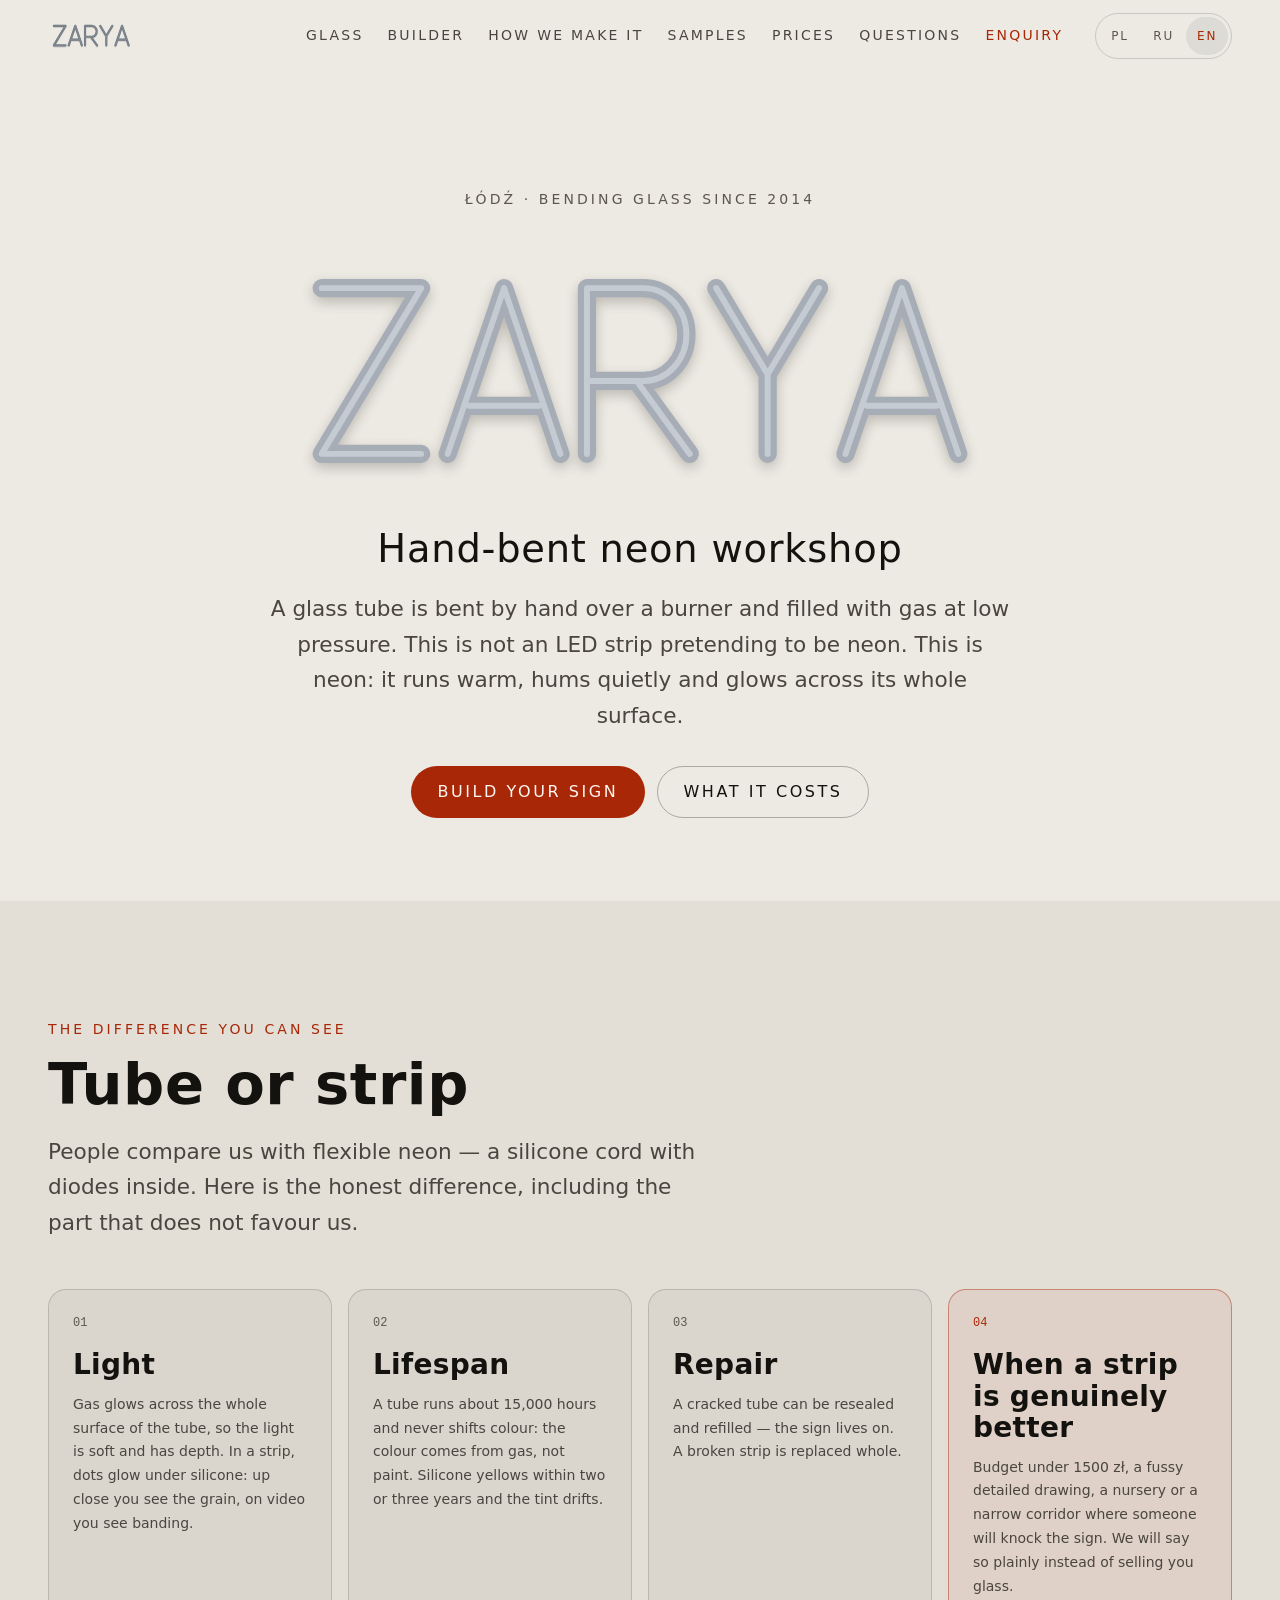
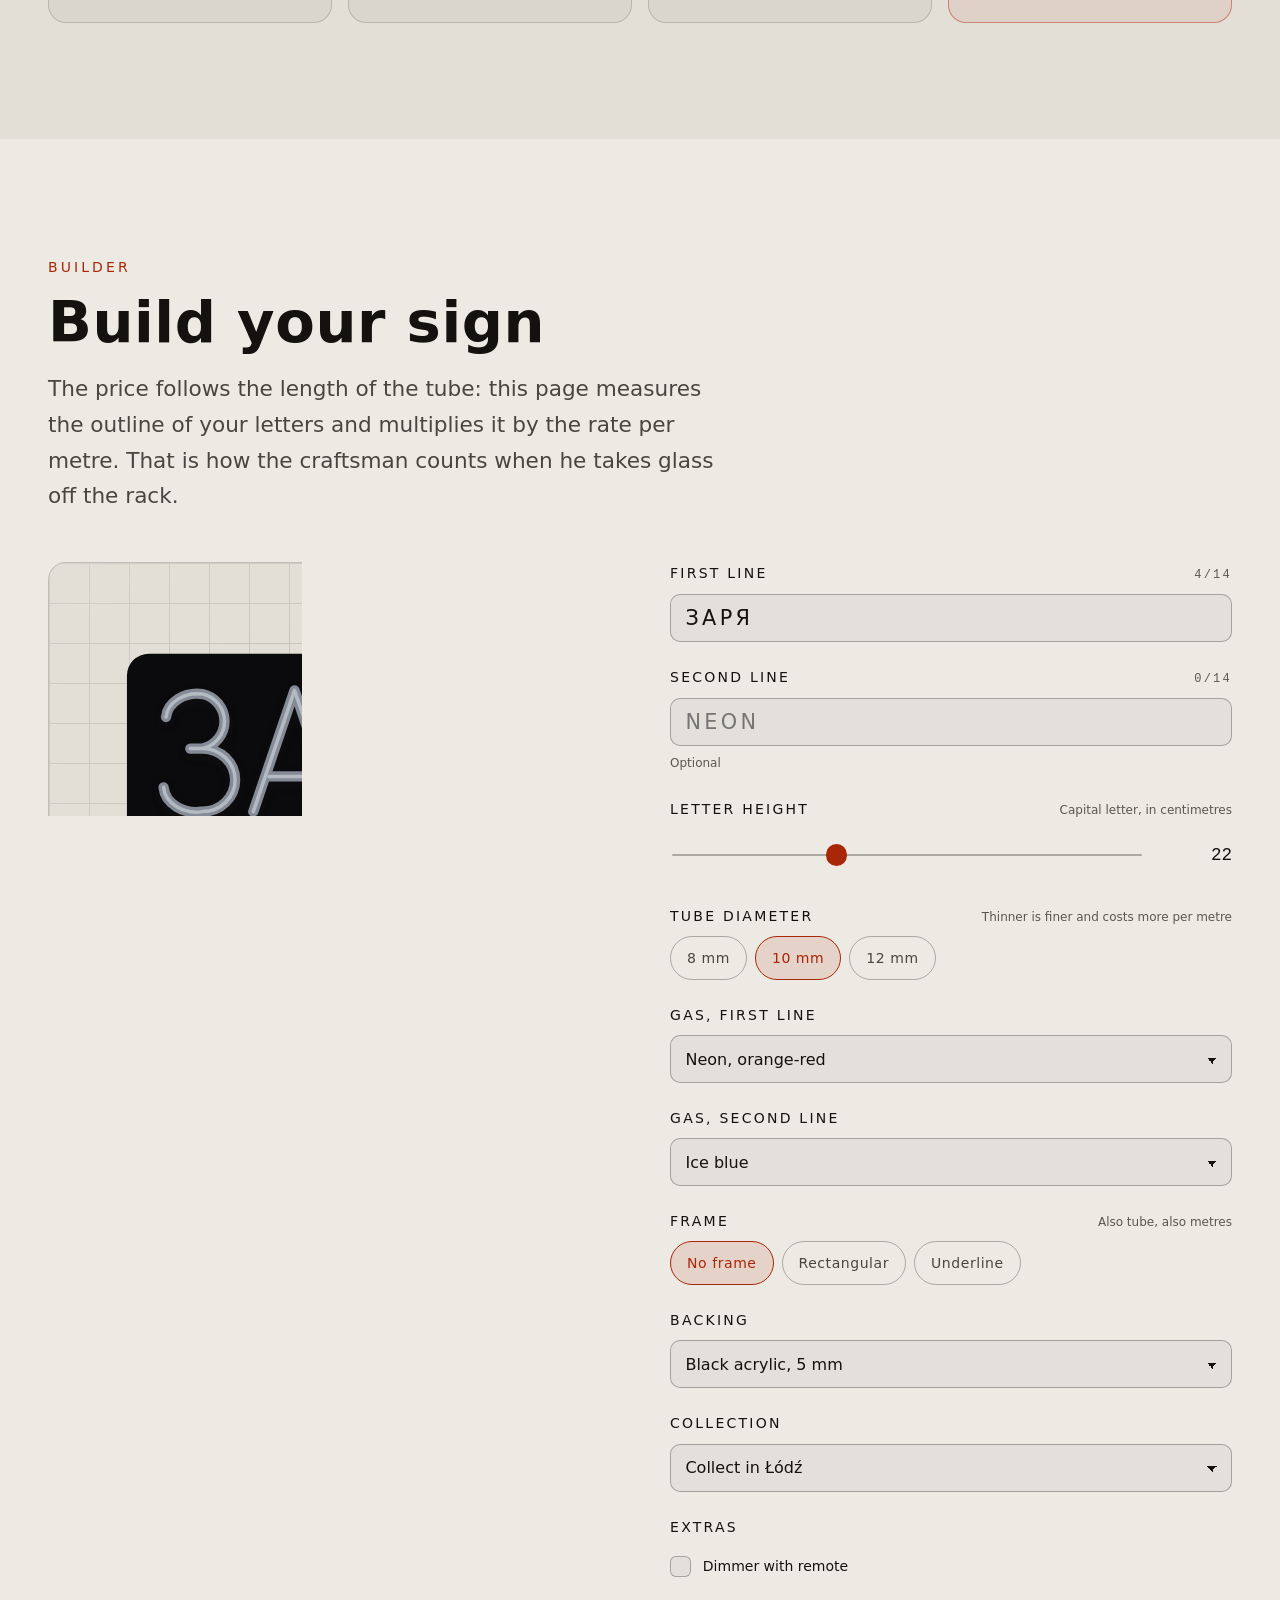
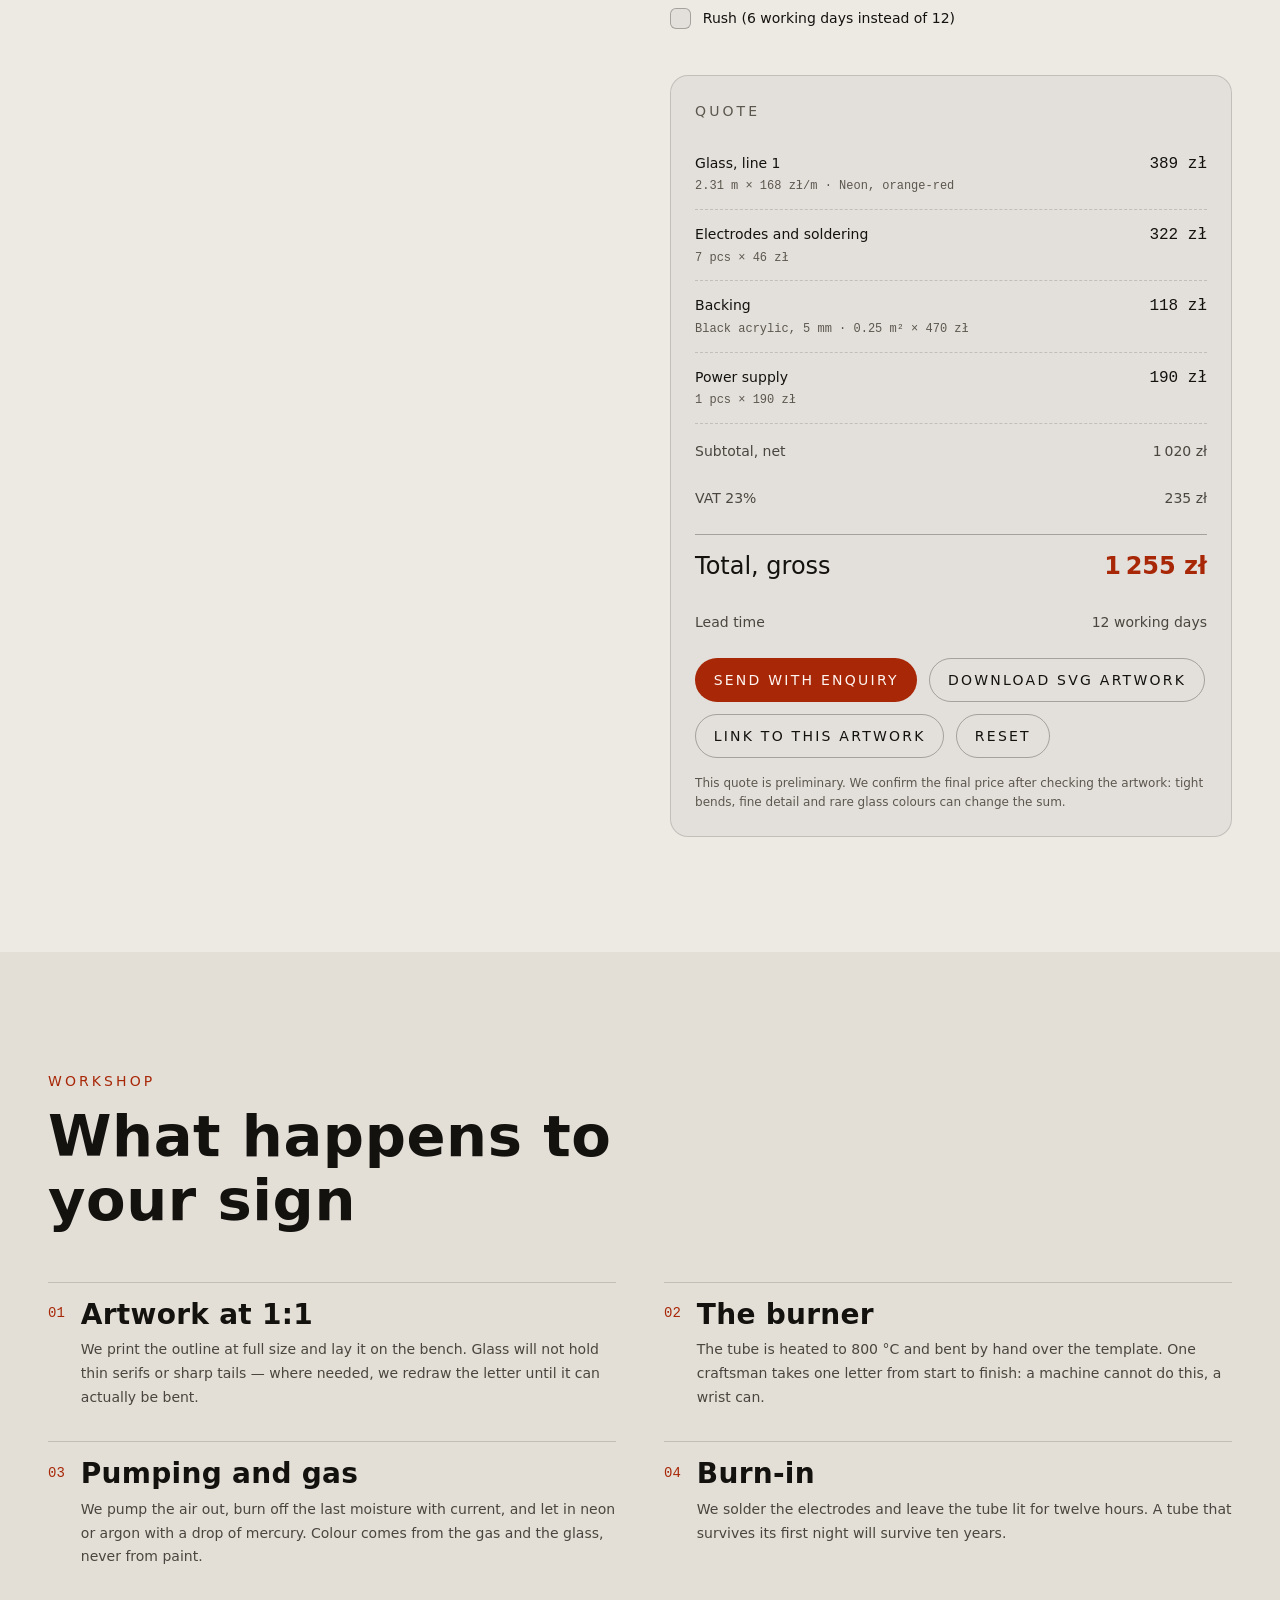
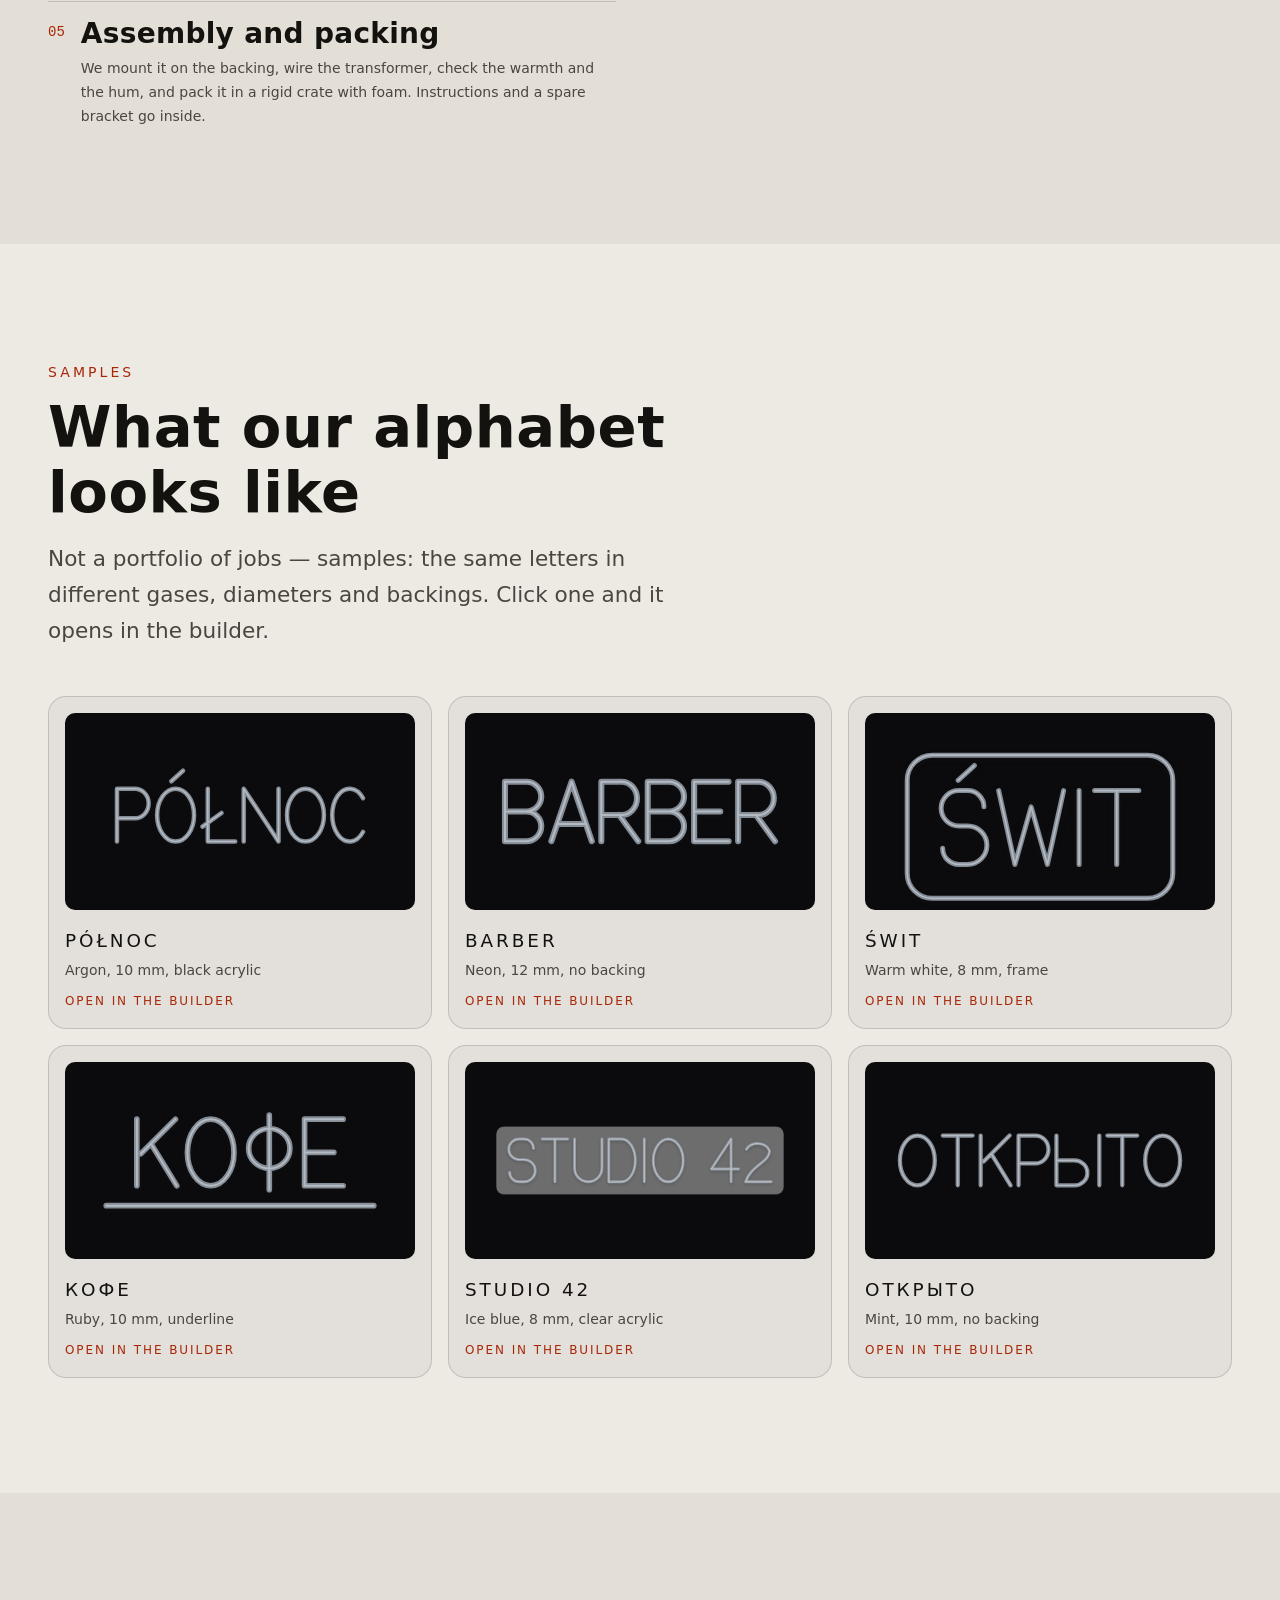
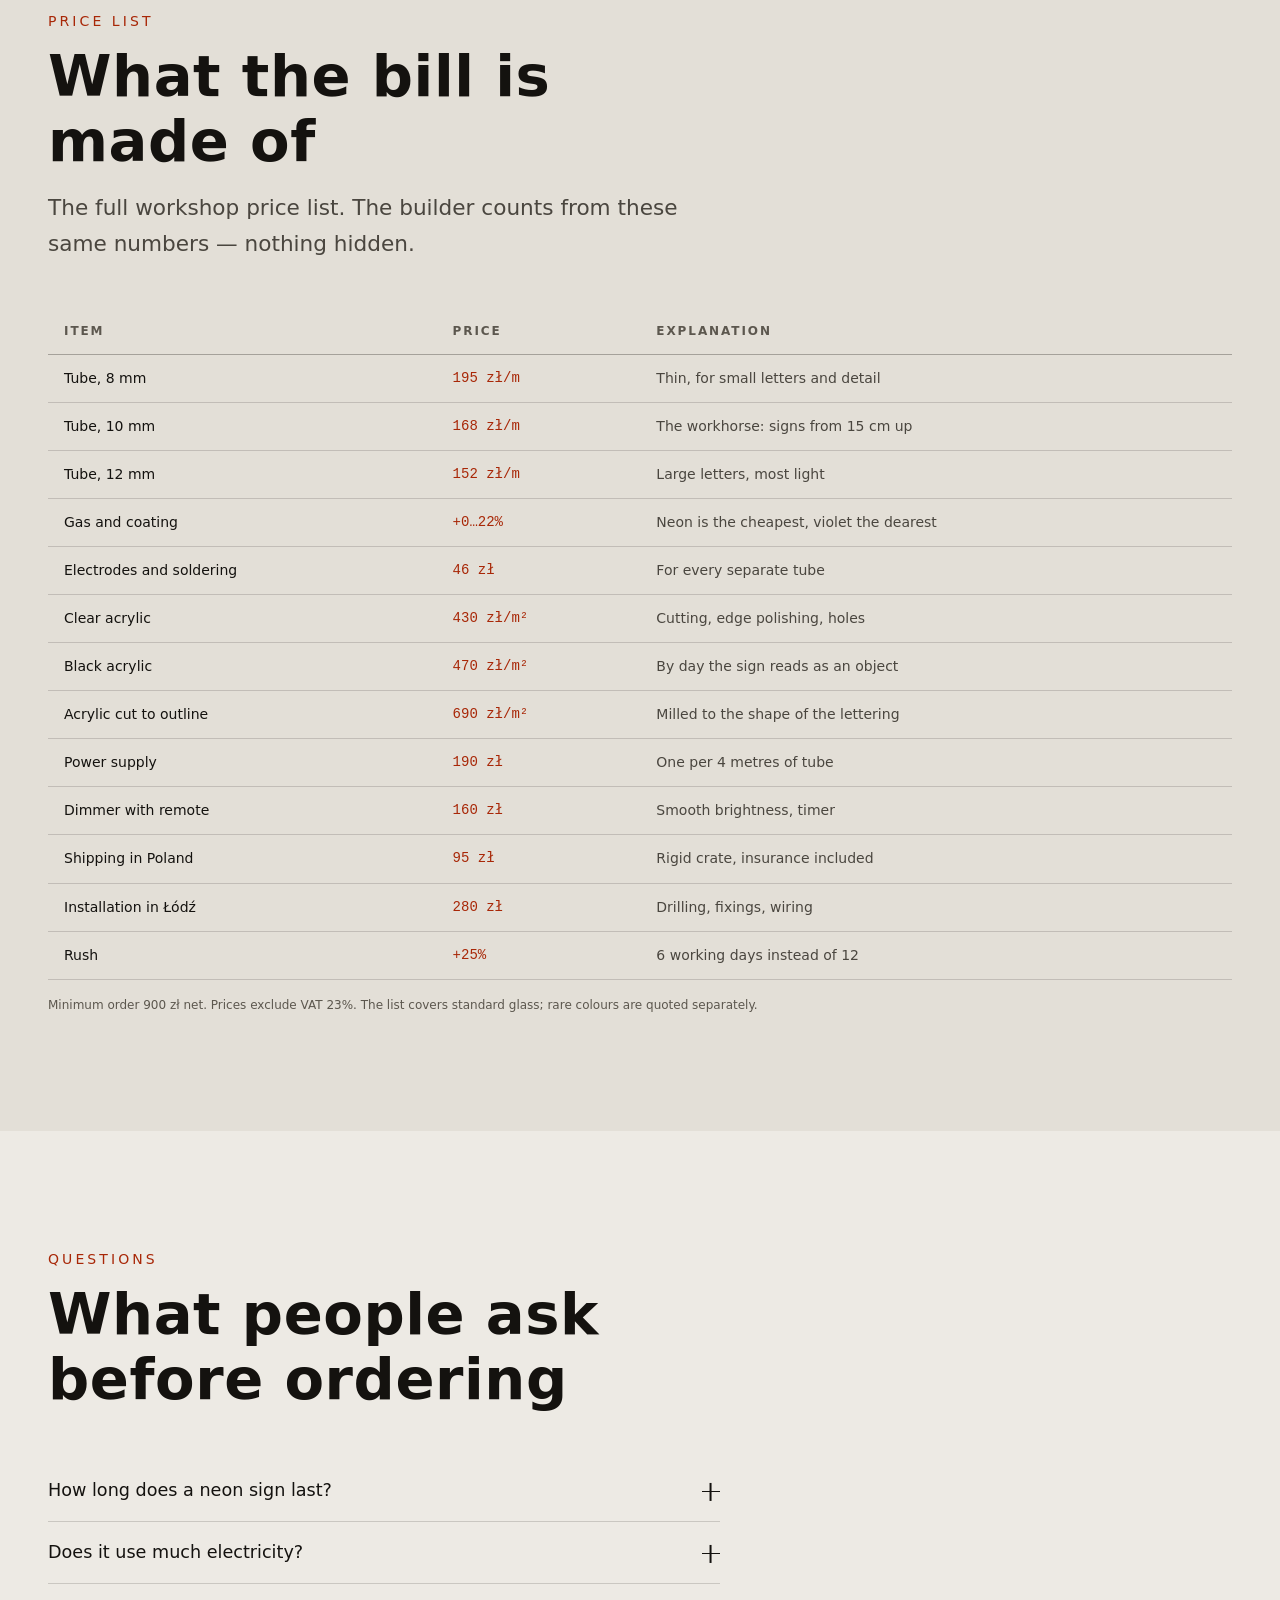
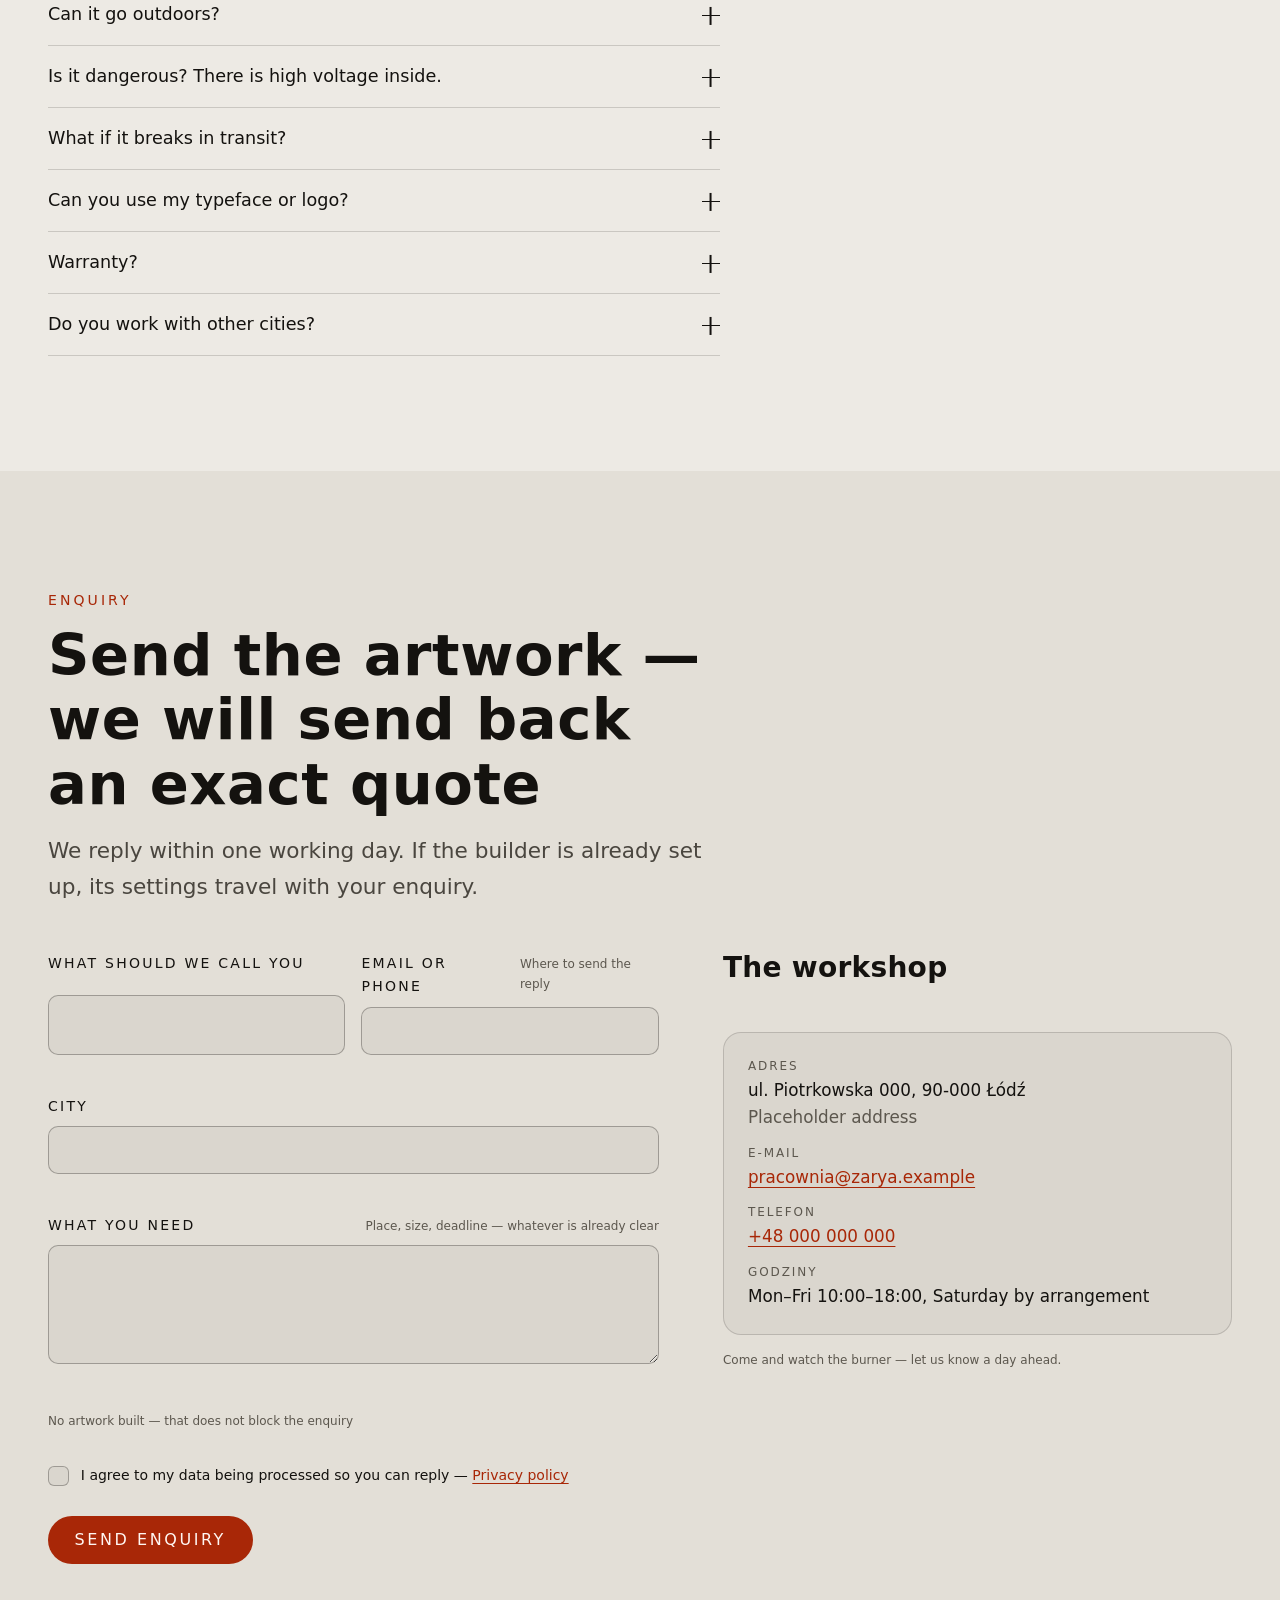
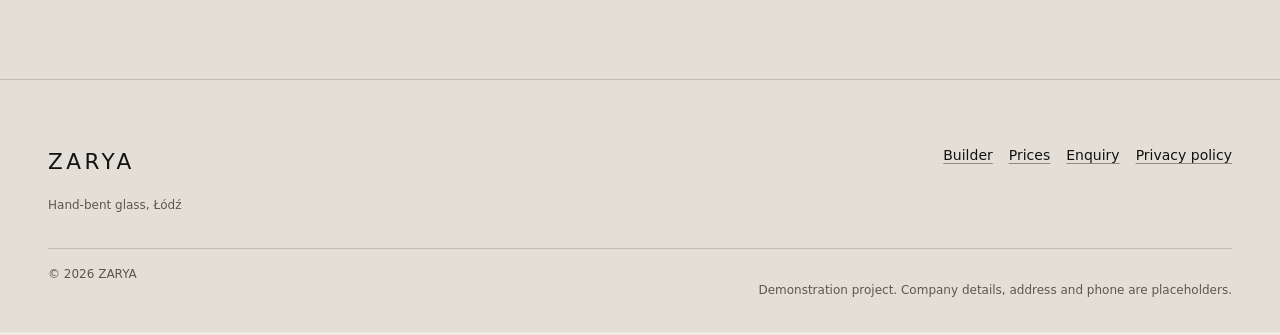
<file: index.html>
<!doctype html>
<html lang="pl">
<head>
<meta charset="utf-8">
<meta name="viewport" content="width=device-width, initial-scale=1">
<meta name="color-scheme" content="dark light">

<title>ZARYA — ręcznie gięty neon w Łodzi. Złóż szyld i zobacz cenę</title>
<meta name="description" content="Pracownia ręcznie giętych neonów w Łodzi. Kreator na stronie liczy cenę po długości rurki — dokładnie tak, jak liczy to rzemieślnik.">

<link rel="canonical" href="https://oum1d.github.io/zarya-neon/">
<link rel="alternate" hreflang="pl" href="https://oum1d.github.io/zarya-neon/?lang=pl">
<link rel="alternate" hreflang="ru" href="https://oum1d.github.io/zarya-neon/?lang=ru">
<link rel="alternate" hreflang="en" href="https://oum1d.github.io/zarya-neon/?lang=en">
<link rel="alternate" hreflang="x-default" href="https://oum1d.github.io/zarya-neon/">

<meta property="og:type" content="website">
<meta property="og:url" content="https://oum1d.github.io/zarya-neon/">
<meta property="og:title" content="ZARYA — pracownia ręcznie giętego neonu, Łódź">
<meta property="og:description" content="Złóż szyld w kreatorze i zobacz uczciwy kosztorys: metry szkła, elektrody, podkład.">
<meta property="og:image" content="https://oum1d.github.io/zarya-neon/og-image.png">
<meta property="og:image:width" content="1200">
<meta property="og:image:height" content="630">
<meta property="og:locale" content="pl_PL">
<meta property="og:locale:alternate" content="ru_RU">
<meta property="og:locale:alternate" content="en_GB">
<meta name="twitter:card" content="summary_large_image">

<link rel="icon" href="favicon.svg" type="image/svg+xml">
<link rel="apple-touch-icon" href="favicon.svg">

<link rel="stylesheet" href="assets/css/tokens.css">
<link rel="stylesheet" href="assets/css/base.css">
<link rel="stylesheet" href="assets/css/neon.css">
<link rel="stylesheet" href="assets/css/layout.css">
<link rel="stylesheet" href="assets/css/components.css">


<script type="application/ld+json">
{
  "@context": "https://schema.org",
  "@type": "LocalBusiness",
  "name": "ZARYA",
  "description": "Pracownia ręcznie giętych neonów. Szyldy, napisy i litery ze szkła.",
  "url": "https://oum1d.github.io/zarya-neon/",
  "email": "pracownia@zarya.example",
  "telephone": "+48000000000",
  "priceRange": "900–9000 zł",
  "address": {
    "@type": "PostalAddress",
    "streetAddress": "ul. Piotrkowska 000",
    "postalCode": "90-000",
    "addressLocality": "Łódź",
    "addressCountry": "PL"
  },
  "openingHoursSpecification": [{
    "@type": "OpeningHoursSpecification",
    "dayOfWeek": ["Monday", "Tuesday", "Wednesday", "Thursday", "Friday"],
    "opens": "10:00",
    "closes": "18:00"
  }],
  "makesOffer": {
    "@type": "Offer",
    "itemOffered": {
      "@type": "Service",
      "name": "Neon na zamówienie",
      "serviceType": "Ręczne gięcie szkła neonowego"
    }
  }
}
</script>
</head>

<body data-page="home">

<a class="skip" href="#main" data-i18n="nav.skip">Przejdź do treści</a>

<header class="site-header" data-header>
  <div class="wrap site-header__inner">

    <!-- Логотип — то же стекло, что и товар: слово набрано трубочным
         алфавитом сайта. Текстовый вариант остаётся для случая, когда
         скрипты не отработали. -->
    <a class="brand" href="#top">
      <svg class="brand__sign" data-sign="hero.sign" data-gas="neon"
           aria-hidden="true" focusable="false"></svg>
      <span class="brand__name">ZARYA</span>
    </a>

    <nav class="nav" data-nav data-spy aria-label="Menu">
      <ul class="nav__list" id="nav-list">
        <li><a class="nav__link" href="#why" data-i18n="nav.why">Szkło</a></li>
        <li><a class="nav__link" href="#builder" data-i18n="nav.builder">Kreator</a></li>
        <li><a class="nav__link" href="#process" data-i18n="nav.process">Jak robimy</a></li>
        <li><a class="nav__link" href="#samples" data-i18n="nav.samples">Próbki</a></li>
        <li><a class="nav__link" href="#prices" data-i18n="nav.prices">Cennik</a></li>
        <li><a class="nav__link" href="#faq" data-i18n="nav.faq">Pytania</a></li>
        <li><a class="nav__link" href="#order" data-i18n="nav.order">Zapytanie</a></li>
      </ul>

      <!-- Языки в меню: нужны на узких экранах, где в шапке нет места -->
      <div class="lang" role="group" data-lang-group aria-label="Język">
        <button class="lang__btn" type="button" data-lang="pl">PL</button>
        <button class="lang__btn" type="button" data-lang="ru">RU</button>
        <button class="lang__btn" type="button" data-lang="en">EN</button>
      </div>
    </nav>

    <div class="lang" role="group" data-lang-group aria-label="Język">
      <button class="lang__btn" type="button" data-lang="pl">PL</button>
      <button class="lang__btn" type="button" data-lang="ru">RU</button>
      <button class="lang__btn" type="button" data-lang="en">EN</button>
    </div>

    <button class="nav-toggle" type="button" data-nav-toggle aria-expanded="false" aria-controls="nav-list">
      <span></span><span></span><span></span>
      <span class="visually-hidden">Menu</span>
    </button>

  </div>
</header>

<main id="main">

  <!-- ======================= ПЕРВЫЙ ЭКРАН ======================= -->
  <section class="hero" id="top">
    <div class="wrap hero__inner">
      <p class="hero__kicker" data-i18n="hero.kicker">Łódź · giniemy szkło od 2014 roku</p>

      <svg class="hero__sign neon-svg" id="hero-svg" data-sign="hero.sign" data-gas="neon" data-sign-animate
           role="img" aria-label="ZARYA"></svg>

      <h1 class="hero__h1" data-i18n="hero.h1">Pracownia ręcznie giętego neonu</h1>

      <p class="hero__lead" data-i18n="hero.lead">
        Szklaną rurkę gnie się ręcznie nad palnikiem i napełnia gazem pod niskim ciśnieniem.
      </p>

      <div class="hero__actions">
        <a class="btn btn--primary" href="#builder" data-i18n="hero.ctaPrimary">Złóż swój szyld</a>
        <a class="btn btn--ghost" href="#prices" data-i18n="hero.ctaSecondary">Ile to kosztuje</a>
      </div>
    </div>
  </section>

  <!-- ======================= ТРУБКА ИЛИ ЛЕНТА ======================= -->
  <section class="section section--tint" id="why" data-reveal>
    <div class="wrap">
      <div class="section__head">
        <span class="kicker" data-i18n="why.kicker">Różnica, którą widać</span>
        <h2 data-i18n="why.h2">Rurka czy taśma</h2>
        <p class="section__lead" data-i18n="why.lead">Często porównują nas z neonem elastycznym.</p>
      </div>
      <div class="grid-why" data-render="why"></div>
    </div>
  </section>

  <!-- ======================= КОНСТРУКТОР ======================= -->
  <section class="section" id="builder">
    <div class="wrap">
      <div class="section__head" data-reveal>
        <span class="kicker" data-i18n="builder.kicker">Kreator</span>
        <h2 data-i18n="builder.h2">Złóż swój szyld</h2>
        <p class="section__lead" data-i18n="builder.lead">Cena liczy się po długości rurki.</p>
      </div>

      <div class="builder__grid">

        <!-- Живое превью -->
        <div class="builder__preview">
          <div class="neon-stage builder__stage" id="b-stage" data-backing="black">
            <svg class="neon-svg" id="b-svg" role="img" aria-label="Podgląd / Превью"></svg>
          </div>

          <div class="facts">
            <div class="fact">
              <span class="fact__k" data-i18n="builder.facts.length">Długość rurki</span>
              <span class="fact__v" id="b-fact-length">—</span>
            </div>
            <div class="fact">
              <span class="fact__k" data-i18n="builder.facts.tubes">Osobnych rurek</span>
              <span class="fact__v" id="b-fact-tubes">—</span>
            </div>
            <div class="fact">
              <span class="fact__k" data-i18n="builder.facts.size">Wymiar</span>
              <span class="fact__v" id="b-fact-size">—</span>
            </div>
            <div class="fact">
              <span class="fact__k" data-i18n="builder.facts.power">Pobór mocy</span>
              <span class="fact__v" id="b-fact-power">—</span>
            </div>
          </div>
          <p class="estimate__disclaimer" data-i18n="builder.factsHint">
            Długość jest zmierzona po konturze Twoich liter.
          </p>
        </div>

        <!-- Настройки и смета -->
        <div class="builder__panel">
          <form class="builder__form" id="builder-form" novalidate>

            <div class="field">
              <label class="field__label" for="b-line1">
                <span data-i18n="builder.text1">Pierwszy wiersz</span>
                <span class="field__count" id="b-count1">0/14</span>
              </label>
              <input class="input input--sign" id="b-line1" name="line1" type="text"
                     maxlength="14" autocomplete="off" spellcheck="false"
                     value="ЗАРЯ" data-i18n-attr="placeholder:builder.placeholder1">
            </div>

            <div class="field">
              <label class="field__label" for="b-line2">
                <span data-i18n="builder.text2">Drugi wiersz</span>
                <span class="field__count" id="b-count2">0/14</span>
              </label>
              <input class="input input--sign" id="b-line2" name="line2" type="text"
                     maxlength="14" autocomplete="off" spellcheck="false"
                     data-i18n-attr="placeholder:builder.placeholder2">
              <span class="field__hint" data-i18n="builder.text2hint">Opcjonalnie</span>
            </div>

            <p class="warn" id="b-warn" role="status" hidden></p>

            <div class="field">
              <label class="field__label" for="b-cap">
                <span data-i18n="builder.height">Wysokość liter</span>
                <span class="field__hint" data-i18n="builder.heightHint">Wielka litera, w centymetrach</span>
              </label>
              <div class="range">
                <input id="b-cap" name="cap" type="range" min="10" max="45" step="1" value="22">
                <output class="range__out" id="b-cap-out" for="b-cap">22</output>
              </div>
            </div>

            <div class="field">
              <span class="field__label" id="b-diameter-label">
                <span data-i18n="builder.diameter">Średnica rurki</span>
                <span class="field__hint" data-i18n="builder.diameterHint">Cieńsza jest droższa za metr</span>
              </span>
              <div class="chips" role="radiogroup" aria-labelledby="b-diameter-label">
                <label class="chip"><input type="radio" name="diameter" value="8"><span>8 mm</span></label>
                <label class="chip"><input type="radio" name="diameter" value="10" checked><span>10 mm</span></label>
                <label class="chip"><input type="radio" name="diameter" value="12"><span>12 mm</span></label>
              </div>
            </div>

            <div class="field">
              <label class="field__label" for="b-gas1"><span data-i18n="builder.gas1">Gaz pierwszego wiersza</span></label>
              <select class="select" id="b-gas1" name="gas1">
                <option value="neon"   data-i18n="builder.gases.neon">Neon</option>
                <option value="ruby"   data-i18n="builder.gases.ruby">Rubinowy</option>
                <option value="pink"   data-i18n="builder.gases.pink">Różowy</option>
                <option value="ice"    data-i18n="builder.gases.ice">Lodowy błękit</option>
                <option value="mint"   data-i18n="builder.gases.mint">Miętowy</option>
                <option value="violet" data-i18n="builder.gases.violet">Fioletowy</option>
                <option value="warm"   data-i18n="builder.gases.warm">Ciepła biel</option>
                <option value="white"  data-i18n="builder.gases.white">Zimna biel</option>
              </select>
            </div>

            <div class="field">
              <label class="field__label" for="b-gas2"><span data-i18n="builder.gas2">Gaz drugiego wiersza</span></label>
              <select class="select" id="b-gas2" name="gas2">
                <option value="neon"   data-i18n="builder.gases.neon">Neon</option>
                <option value="ruby"   data-i18n="builder.gases.ruby">Rubinowy</option>
                <option value="pink"   data-i18n="builder.gases.pink">Różowy</option>
                <option value="ice"    data-i18n="builder.gases.ice">Lodowy błękit</option>
                <option value="mint"   data-i18n="builder.gases.mint">Miętowy</option>
                <option value="violet" data-i18n="builder.gases.violet">Fioletowy</option>
                <option value="warm"   data-i18n="builder.gases.warm">Ciepła biel</option>
                <option value="white"  data-i18n="builder.gases.white">Zimna biel</option>
              </select>
            </div>

            <div class="field">
              <span class="field__label" id="b-frame-label">
                <span data-i18n="builder.frame">Ramka</span>
                <span class="field__hint" data-i18n="builder.frameHint">Też rurka, też metry</span>
              </span>
              <div class="chips" role="radiogroup" aria-labelledby="b-frame-label">
                <label class="chip"><input type="radio" name="frame" value="none" checked><span data-i18n="builder.frames.none">Bez ramki</span></label>
                <label class="chip"><input type="radio" name="frame" value="rect"><span data-i18n="builder.frames.rect">Prostokątna</span></label>
                <label class="chip"><input type="radio" name="frame" value="underline"><span data-i18n="builder.frames.underline">Podkreślenie</span></label>
              </div>
            </div>

            <div class="field">
              <label class="field__label" for="b-backing"><span data-i18n="builder.backing">Podkład</span></label>
              <select class="select" id="b-backing" name="backing">
                <option value="none"  data-i18n="builder.backings.none">Bez podkładu</option>
                <option value="clear" data-i18n="builder.backings.clear">Bezbarwna pleksi</option>
                <option value="black" data-i18n="builder.backings.black" selected>Czarna pleksi</option>
                <option value="cut"   data-i18n="builder.backings.cut">Pleksi po konturze</option>
              </select>
            </div>

            <div class="field">
              <label class="field__label" for="b-mount"><span data-i18n="builder.mount">Odbiór</span></label>
              <select class="select" id="b-mount" name="mount">
                <option value="pickup"  data-i18n="builder.mounts.pickup">Odbiór osobisty</option>
                <option value="ship"    data-i18n="builder.mounts.ship">Wysyłka</option>
                <option value="install" data-i18n="builder.mounts.install">Montaż</option>
              </select>
            </div>

            <div class="field">
              <span class="field__label" data-i18n="builder.extras">Dodatki</span>
              <label class="check">
                <input type="checkbox" id="b-dimmer" name="dimmer">
                <span data-i18n="builder.dimmer">Ściemniacz z pilotem</span>
              </label>
              <label class="check">
                <input type="checkbox" id="b-rush" name="rush">
                <span data-i18n="builder.rush">Ekspres</span>
              </label>
            </div>
          </form>

          <!-- Смета -->
          <div class="estimate" id="b-estimate" aria-live="polite">
            <p class="estimate__title" data-i18n="builder.estimateTitle">Kosztorys</p>
            <div id="b-rows"></div>

            <div class="estimate__totals">
              <p class="estimate__total">
                <span data-i18n="builder.netto">Razem netto</span><span id="b-netto">—</span>
              </p>
              <p class="estimate__total">
                <span data-i18n="builder.vat">VAT 23%</span><span id="b-vat">—</span>
              </p>
              <p class="estimate__total estimate__total--main">
                <span data-i18n="builder.brutto">Do zapłaty brutto</span><b id="b-brutto">—</b>
              </p>
              <p class="estimate__total">
                <span data-i18n="builder.term">Termin</span><span id="b-term">—</span>
              </p>
            </div>

            <div class="estimate__actions">
              <button class="btn btn--primary btn--small" type="button" id="b-to-order" data-i18n="builder.toOrder">
                Wyślij do zapytania
              </button>
              <button class="btn btn--ghost btn--small" type="button" id="b-download" data-i18n="builder.downloadSvg">
                Pobierz projekt SVG
              </button>
              <button class="btn btn--ghost btn--small" type="button" id="b-share" data-i18n="builder.copyLink">
                Link do projektu
              </button>
              <button class="btn btn--ghost btn--small" type="button" id="b-reset" data-i18n="builder.reset">
                Wyczyść
              </button>
            </div>

            <p class="estimate__disclaimer" data-i18n="builder.disclaimer">
              Kosztorys jest wstępny.
            </p>
          </div>
        </div>

      </div>
    </div>
  </section>

  <!-- ======================= ПРОЦЕСС ======================= -->
  <section class="section section--tint" id="process" data-reveal>
    <div class="wrap">
      <div class="section__head">
        <span class="kicker" data-i18n="process.kicker">Pracownia</span>
        <h2 data-i18n="process.h2">Co dzieje się z Twoim szyldem</h2>
      </div>
      <ol class="process" data-render="process"></ol>
    </div>
  </section>

  <!-- ======================= ОБРАЗЦЫ ======================= -->
  <section class="section" id="samples" data-reveal>
    <div class="wrap">
      <div class="section__head">
        <span class="kicker" data-i18n="samples.kicker">Próbki</span>
        <h2 data-i18n="samples.h2">Jak wygląda nasz alfabet</h2>
        <p class="section__lead" data-i18n="samples.lead">To nie portfolio zleceń, tylko próbki.</p>
      </div>
      <div class="grid-samples" data-render="samples"></div>
    </div>
  </section>

  <!-- ======================= ПРАЙС ======================= -->
  <section class="section section--tint" id="prices" data-reveal>
    <div class="wrap">
      <div class="section__head">
        <span class="kicker" data-i18n="prices.kicker">Cennik</span>
        <h2 id="prices-h2" data-i18n="prices.h2">Z czego składa się rachunek</h2>
        <p class="section__lead" data-i18n="prices.lead">Pełny cennik pracowni.</p>
      </div>

      <div class="price-wrap" tabindex="0" role="region" aria-labelledby="prices-h2">
        <table class="price">
          <thead>
            <tr>
              <th scope="col" data-i18n="prices.thItem">Pozycja</th>
              <th scope="col" data-i18n="prices.thPrice">Cena</th>
              <th scope="col" data-i18n="prices.thNote">Wyjaśnienie</th>
            </tr>
          </thead>
          <tbody data-render="prices"></tbody>
        </table>
      </div>
      <p class="price-note" data-i18n="prices.note">Zamówienie minimalne — 900 zł netto.</p>
    </div>
  </section>

  <!-- ======================= FAQ ======================= -->
  <section class="section" id="faq" data-reveal>
    <div class="wrap">
      <div class="section__head">
        <span class="kicker" data-i18n="faq.kicker">Pytania</span>
        <h2 data-i18n="faq.h2">To, o co pytają przed zamówieniem</h2>
      </div>
      <div class="faq" data-render="faq"></div>
    </div>
  </section>

  <!-- ======================= ЗАЯВКА ======================= -->
  <section class="section section--tint" id="order" data-reveal>
    <div class="wrap">
      <div class="section__head">
        <span class="kicker" data-i18n="order.kicker">Zapytanie</span>
        <h2 data-i18n="order.h2">Przyślij projekt — odeślemy dokładny kosztorys</h2>
        <p class="section__lead" data-i18n="order.lead">Odpowiadamy w dzień roboczy.</p>
      </div>

      <div class="contact__grid">

        <form class="form" id="order-form" novalidate data-endpoint="">
          <div class="form__row form__row--two">
            <div class="field">
              <label class="field__label" for="order-name"><span data-i18n="order.name">Jak się do Ciebie zwracać</span></label>
              <input class="input" id="order-name" name="name" type="text" autocomplete="name"
                     required aria-describedby="order-name-error">
              <p class="error" id="order-name-error" role="alert" hidden></p>
            </div>

            <div class="field">
              <label class="field__label" for="order-contact">
                <span data-i18n="order.contact">E-mail albo telefon</span>
                <span class="field__hint" data-i18n="order.contactHint">Gdzie wysłać odpowiedź</span>
              </label>
              <input class="input" id="order-contact" name="contact" type="text" autocomplete="email"
                     required aria-describedby="order-contact-error">
              <p class="error" id="order-contact-error" role="alert" hidden></p>
            </div>
          </div>

          <div class="field">
            <label class="field__label" for="order-city"><span data-i18n="order.city">Miasto</span></label>
            <input class="input" id="order-city" name="city" type="text" autocomplete="address-level2">
          </div>

          <div class="field">
            <label class="field__label" for="order-message">
              <span data-i18n="order.message">Czego potrzebujesz</span>
              <span class="field__hint" data-i18n="order.messageHint">Miejsce, wymiar, termin</span>
            </label>
            <textarea class="textarea" id="order-message" name="message" rows="5"></textarea>
          </div>

          <!-- Параметры из конструктора уезжают вместе с заявкой -->
          <input type="hidden" id="order-spec" name="spec">
          <p class="spec-badge" data-order-spec-state data-i18n="order.attachedNone">
            Projekt nie jest złożony.
          </p>

          <!-- Ловушка для ботов -->
          <div class="trap" aria-hidden="true">
            <label for="order-company">Firma</label>
            <input id="order-company" name="company" type="text" tabindex="-1" autocomplete="off">
          </div>

          <label class="check">
            <input type="checkbox" id="order-consent" name="consent" required aria-describedby="order-consent-error">
            <span>
              <span data-i18n="order.consent">Zgadzam się na przetwarzanie danych</span>
              — <a class="link" href="privacy.html" data-i18n="order.consentLink">Polityka prywatności</a>
            </span>
          </label>
          <p class="error" id="order-consent-error" role="alert" hidden></p>

          <div class="form-status" id="order-status" tabindex="-1" role="status" hidden></div>

          <div>
            <button class="btn btn--primary" type="submit" data-i18n="order.submit">Wyślij zapytanie</button>
          </div>
        </form>

        <div>
          <h3 class="section__head" data-i18n="contact.h2">Pracownia</h3>
          <dl class="contact-card">
            <div>
              <dt>Adres</dt>
              <dd data-i18n="contact.address">ul. Piotrkowska 000, 90-000 Łódź</dd>
              <dd class="note-inline" data-i18n="contact.addressNote">Adres demonstracyjny</dd>
            </div>
            <div>
              <dt>E-mail</dt>
              <dd><a class="link" href="mailto:pracownia@zarya.example" data-i18n="contact.email">pracownia@zarya.example</a></dd>
            </div>
            <div>
              <dt>Telefon</dt>
              <dd><a class="link" href="tel:+48000000000" data-i18n="contact.phone">+48 000 000 000</a></dd>
            </div>
            <div>
              <dt>Godziny</dt>
              <dd data-i18n="contact.hours">Pon–pt 10:00–18:00</dd>
            </div>
          </dl>
          <p class="note-inline u-mt-4" data-i18n="contact.visit">
            Wpadnij zobaczyć palnik.
          </p>
        </div>

      </div>
    </div>
  </section>

</main>

<footer class="site-footer">
  <div class="wrap">
    <div class="site-footer__top">
      <div>
        <p class="footer-brand">ZARYA</p>
        <p class="note-inline" data-i18n="footer.tagline">Ręczne gięcie szkła, Łódź</p>
      </div>
      <nav class="site-footer__links" aria-label="Footer">
        <a href="#builder" data-i18n="nav.builder">Kreator</a>
        <a href="#prices" data-i18n="nav.prices">Cennik</a>
        <a href="#order" data-i18n="nav.order">Zapytanie</a>
        <a href="privacy.html" data-i18n="footer.privacy">Polityka prywatności</a>
      </nav>
    </div>
    <div class="site-footer__bottom">
      <p>© <span data-year>2026</span> ZARYA</p>
      <p data-i18n="footer.rights">Projekt demonstracyjny.</p>
    </div>
  </div>
</footer>

<script src="assets/data/lang-pl.js"></script>
<script src="assets/data/lang-ru.js"></script>
<script src="assets/data/lang-en.js"></script>
<script src="assets/js/glyphs.js"></script>
<script src="assets/js/neon.js"></script>
<script src="assets/js/pricing.js"></script>
<script src="assets/js/i18n.js"></script>
<script src="assets/js/content.js"></script>
<script src="assets/js/builder.js"></script>
<script src="assets/js/forms.js"></script>
<script src="assets/js/ui.js"></script>
<script src="assets/js/core.js"></script>
</body>
</html>
</file>
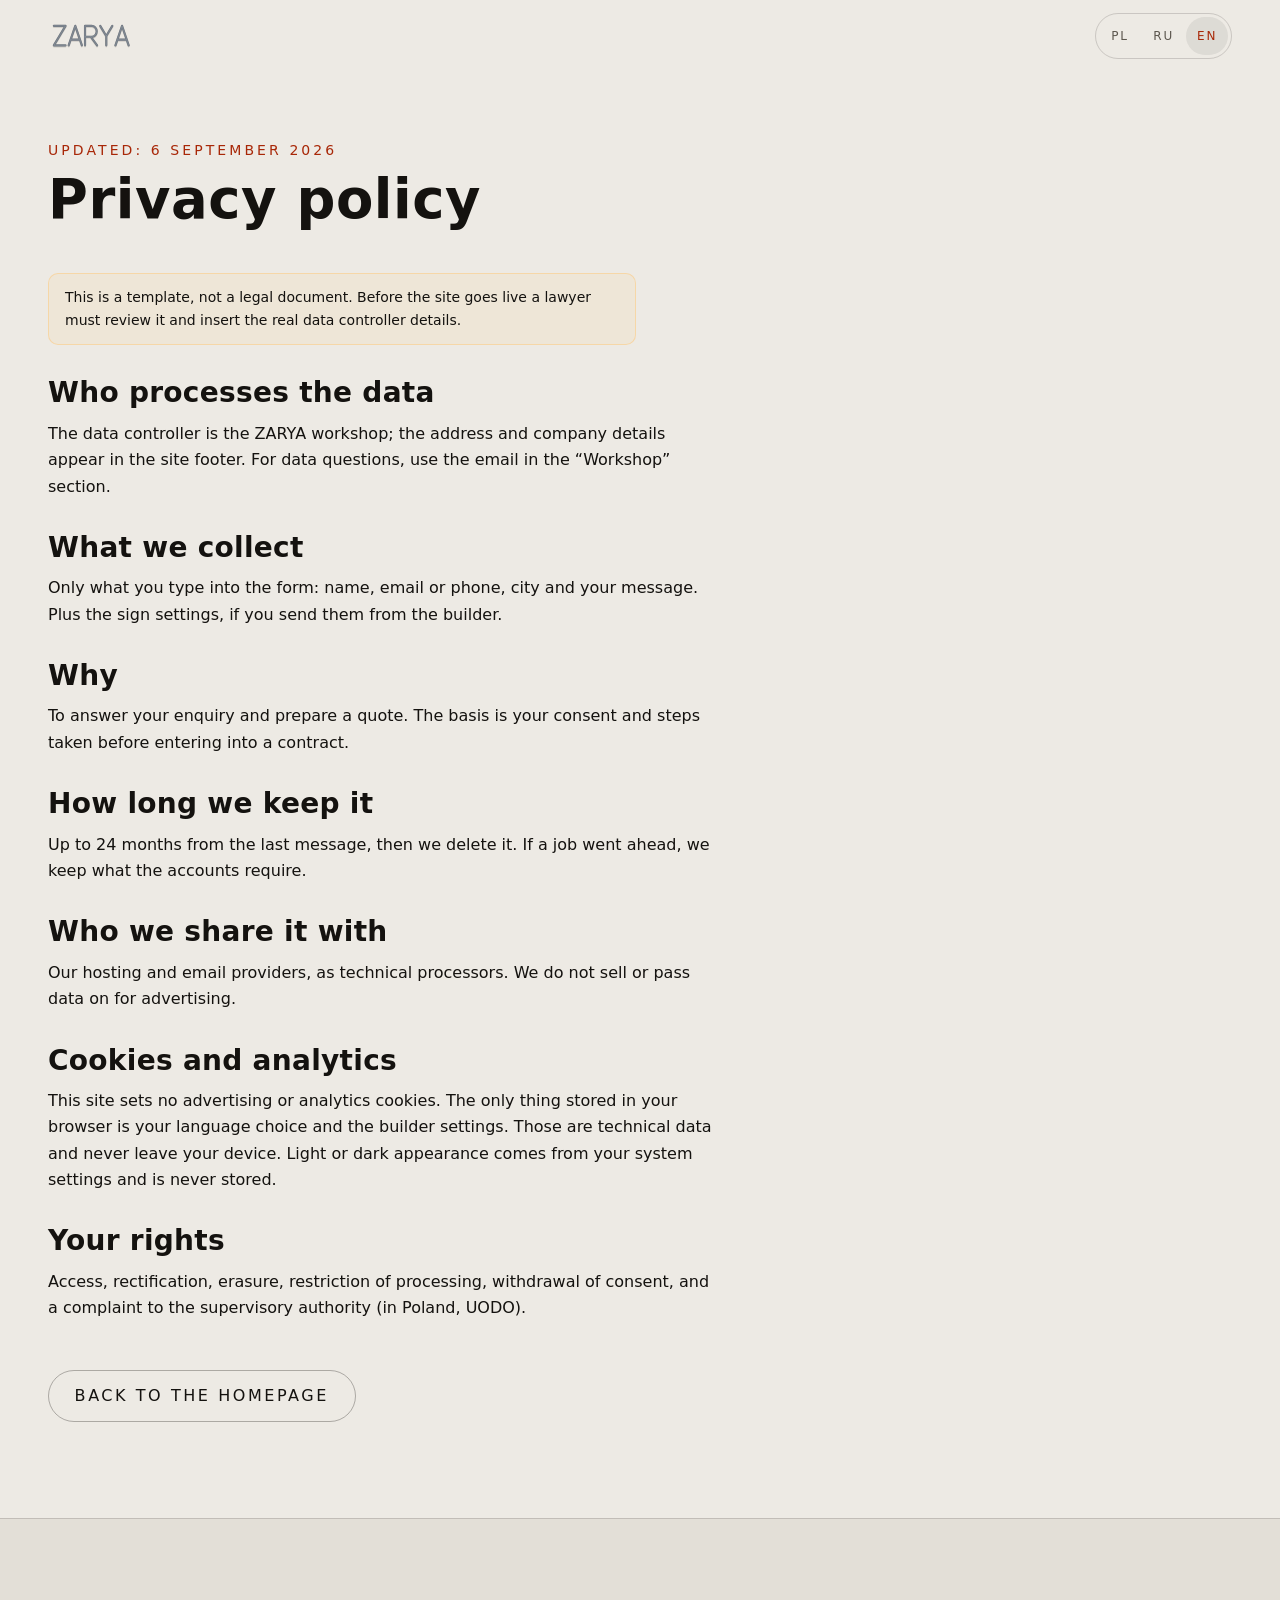
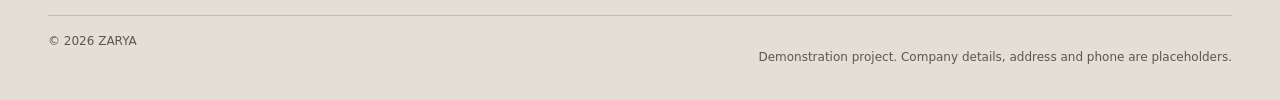
<file: privacy.html>
<!doctype html>
<html lang="pl">
<head>
<meta charset="utf-8">
<meta name="viewport" content="width=device-width, initial-scale=1">
<meta name="color-scheme" content="dark light">
<title>Polityka prywatności — ZARYA</title>
<meta name="description" content="Jakie dane zbiera pracownia ZARYA, po co i jak długo je przechowuje.">
<link rel="canonical" href="https://oum1d.github.io/zarya-neon/privacy.html">

<link rel="icon" href="favicon.svg" type="image/svg+xml">
<link rel="stylesheet" href="assets/css/tokens.css">
<link rel="stylesheet" href="assets/css/base.css">
<link rel="stylesheet" href="assets/css/neon.css">
<link rel="stylesheet" href="assets/css/layout.css">
<link rel="stylesheet" href="assets/css/components.css">
</head>

<body data-page="privacy" data-page-title-key="privacy.title">

<a class="skip" href="#main" data-i18n="nav.skip">Przejdź do treści</a>

<header class="site-header" data-header>
  <div class="wrap site-header__inner">
    <a class="brand" href="index.html">
      <svg class="brand__sign" data-sign="hero.sign" data-gas="neon"
           aria-hidden="true" focusable="false"></svg>
      <span class="brand__name">ZARYA</span>
    </a>

    <div class="lang" role="group" data-lang-group aria-label="Język">
      <button class="lang__btn" type="button" data-lang="pl">PL</button>
      <button class="lang__btn" type="button" data-lang="ru">RU</button>
      <button class="lang__btn" type="button" data-lang="en">EN</button>
    </div>
  </div>
</header>

<main id="main" class="legal">
  <div class="wrap">

    <div class="section__head">
      <span class="kicker" data-i18n="privacy.updated">Aktualizacja: 6 września 2026</span>
      <h1 data-i18n="privacy.h1">Polityka prywatności</h1>
    </div>

    <!-- Честная пометка: это шаблон, а не готовый юридический документ -->
    <p class="warn u-measure" data-i18n="privacy.templateWarn">
      To wzór, a nie dokument prawny.
    </p>

    <div class="legal__body u-mt-6" data-render="privacy"></div>

    <p class="u-mt-7">
      <a class="btn btn--ghost" href="index.html" data-i18n="privacy.back">Na stronę główną</a>
    </p>

  </div>
</main>

<footer class="site-footer">
  <div class="wrap">
    <div class="site-footer__bottom">
      <p>© <span data-year>2026</span> ZARYA</p>
      <p data-i18n="footer.rights">Projekt demonstracyjny.</p>
    </div>
  </div>
</footer>

<script src="assets/data/lang-pl.js"></script>
<script src="assets/data/lang-ru.js"></script>
<script src="assets/data/lang-en.js"></script>
<script src="assets/js/glyphs.js"></script>
<script src="assets/js/neon.js"></script>
<script src="assets/js/i18n.js"></script>
<script src="assets/js/content.js"></script>
<script src="assets/js/ui.js"></script>
<script src="assets/js/core.js"></script>
</body>
</html>
</file>
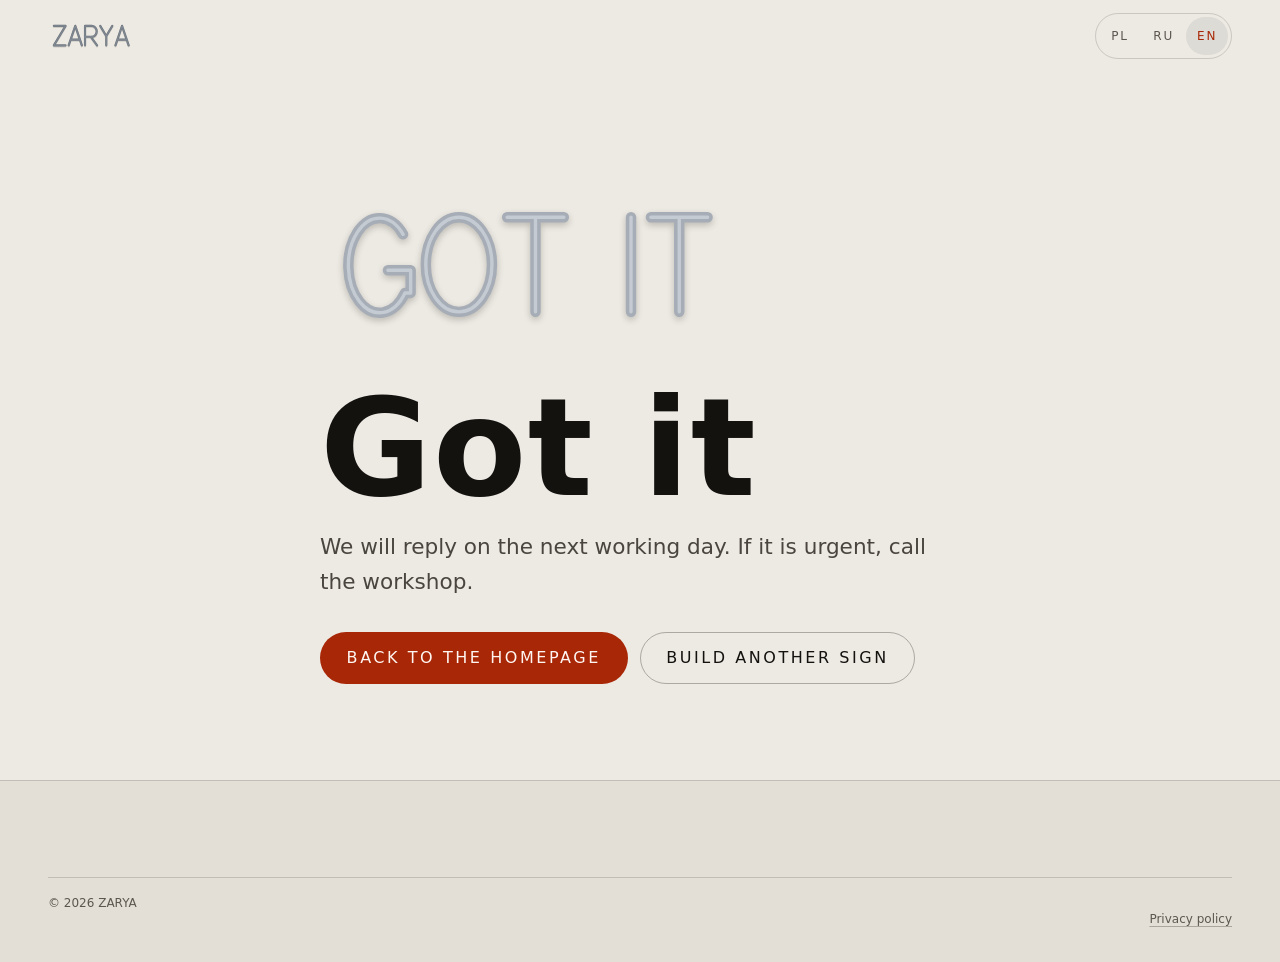
<file: thanks.html>
<!doctype html>
<html lang="pl">
<head>
<meta charset="utf-8">
<meta name="viewport" content="width=device-width, initial-scale=1">
<meta name="color-scheme" content="dark light">
<title>Zapytanie wysłane — ZARYA</title>
<meta name="description" content="Zapytanie przyjęte. Odpowiemy w najbliższy dzień roboczy.">
<meta name="robots" content="noindex, follow">

<link rel="icon" href="favicon.svg" type="image/svg+xml">
<link rel="stylesheet" href="assets/css/tokens.css">
<link rel="stylesheet" href="assets/css/base.css">
<link rel="stylesheet" href="assets/css/neon.css">
<link rel="stylesheet" href="assets/css/layout.css">
<link rel="stylesheet" href="assets/css/components.css">
</head>

<body data-page="thanks" data-page-title-key="thanks.title">

<a class="skip" href="#main" data-i18n="nav.skip">Przejdź do treści</a>

<header class="site-header" data-header>
  <div class="wrap site-header__inner">
    <a class="brand" href="index.html">
      <svg class="brand__sign" data-sign="hero.sign" data-gas="neon"
           aria-hidden="true" focusable="false"></svg>
      <span class="brand__name">ZARYA</span>
    </a>

    <div class="lang" role="group" data-lang-group aria-label="Język">
      <button class="lang__btn" type="button" data-lang="pl">PL</button>
      <button class="lang__btn" type="button" data-lang="ru">RU</button>
      <button class="lang__btn" type="button" data-lang="en">EN</button>
    </div>
  </div>
</header>

<main id="main" class="page-narrow">
  <div class="wrap page-narrow__inner">

    <svg class="page-sign neon-svg" data-sign="thanks.h1" data-gas="mint"
         role="img" aria-label="OK"></svg>

    <h1 data-i18n="thanks.h1">Mamy je</h1>
    <p class="section__lead" data-i18n="thanks.lead">Odpowiemy w najbliższy dzień roboczy.</p>

    <div class="hero__actions hero__actions--left">
      <a class="btn btn--primary" href="index.html" data-i18n="thanks.back">Na stronę główną</a>
      <a class="btn btn--ghost" href="index.html#builder" data-i18n="thanks.builder">Złóż kolejny szyld</a>
    </div>

  </div>
</main>

<footer class="site-footer">
  <div class="wrap">
    <div class="site-footer__bottom">
      <p>© <span data-year>2026</span> ZARYA</p>
      <p><a href="privacy.html" data-i18n="footer.privacy">Polityka prywatności</a></p>
    </div>
  </div>
</footer>

<script src="assets/data/lang-pl.js"></script>
<script src="assets/data/lang-ru.js"></script>
<script src="assets/data/lang-en.js"></script>
<script src="assets/js/glyphs.js"></script>
<script src="assets/js/neon.js"></script>
<script src="assets/js/i18n.js"></script>
<script src="assets/js/ui.js"></script>
<script src="assets/js/core.js"></script>
</body>
</html>
</file>
<file: assets/css/tokens.css>
/* ============================================================================
   ЗАРЯ — токены
   ----------------------------------------------------------------------------
   Единственное место, где заданы цвета, шрифты, размеры и тайминги.
   Дальше по проекту — только var().

   Сайт живёт в двух состояниях: ночь (неон работает) и день (то же стекло,
   погашенное). Состояние выбирает НЕ сайт, а операционная система: тёмная
   тема на телефоне или в Windows — ночь, светлая — день. Своего
   переключателя нет намеренно: человек уже сказал системе, как ему удобно
   смотреть, и спрашивать второй раз незачем.

   Меняются ТОЛЬКО переменные слоя «сцена». Цвета газа не меняются никогда:
   газ горит одинаково, меняется только свет вокруг него.
   ============================================================================ */

:root {
  /* --- Газы. Это товар, а не палитра интерфейса. Не использовать
         для текста, рамок и фона: только для свечения трубок ---------------- */
  --gas-neon:   #FF4D1C;  /* чистый неон, оранжево-красный           */
  --gas-ruby:   #FF2D6F;  /* неон + красное стекло                   */
  --gas-pink:   #FF3DB8;  /* аргон + розовый люминофор               */
  --gas-ice:    #35D6F5;  /* аргон-ртуть, холодный голубой           */
  --gas-mint:   #37F5A3;  /* аргон + зелёный люминофор               */
  --gas-violet: #9B6BFF;  /* аргон + фиолетовый люминофор            */
  --gas-warm:   #FFC46B;  /* «тёплый белый», аргон + янтарь          */
  --gas-white:  #E8F4FF;  /* холодный белый                          */

  /* --- Бренд. ЗАРЯ = зарево на рассвете: тёплый оранжевый ----------------- */
  --c-brand:      #FF4D1C;
  --c-brand-soft: #FF8A4C;

  /* --- Стекло: цвет незажжённой трубки ------------------------------------ */
  --c-glass:       #9AA3AE;
  --c-glass-hi:    #E6EAEF;
  --c-glass-shade: #5A6470;

  /* --- Типографика -------------------------------------------------------- */
  --f-display: Bahnschrift, "DIN Condensed", "Archivo Narrow",
               "Roboto Condensed", "Segoe UI Semibold", system-ui, sans-serif;
  --f-text:    "Segoe UI", system-ui, -apple-system, "Helvetica Neue", Arial, sans-serif;
  --f-mono:    "Cascadia Mono", Consolas, ui-monospace, "SF Mono", Menlo, monospace;

  /* Шкала. clamp() вместо медиазапросов на размер: один размер на все экраны */
  --t-hero:  clamp(3.2rem, 12vw, 8.5rem);
  --t-h2:    clamp(2rem, 5.2vw, 3.6rem);
  --t-h3:    clamp(1.3rem, 2.6vw, 1.75rem);
  --t-lead:  clamp(1.05rem, 1.9vw, 1.35rem);
  --t-body:  1rem;
  --t-small: 0.875rem;
  --t-micro: 0.75rem;

  --lh-tight: 0.94;
  --lh-head:  1.12;
  --lh-text:  1.65;

  --tracking-wide:  0.16em;
  --tracking-micro: 0.22em;

  /* --- Ритм. Все отступы кратны 4px --------------------------------------- */
  --s-1: 0.25rem;  --s-2: 0.5rem;   --s-3: 0.75rem;  --s-4: 1rem;
  --s-5: 1.5rem;   --s-6: 2rem;     --s-7: 3rem;     --s-8: 4rem;
  --s-9: 6rem;     --s-10: 8rem;

  --section-y: clamp(4rem, 9vw, 8rem);
  --gutter:    clamp(1.15rem, 4vw, 3rem);
  --measure:   66ch;      /* предел строки текста для читаемости */
  --page:      82rem;     /* предел ширины контента              */

  --radius-s:  4px;
  --radius:    10px;
  --radius-l:  18px;
  --radius-pill: 999px;

  /* --- Движение. Всё гасится в prefers-reduced-motion --------------------- */
  --e-out:   cubic-bezier(0.22, 1, 0.36, 1);
  --e-in-out: cubic-bezier(0.65, 0, 0.35, 1);
  --d-fast:  0.18s;
  --d-base:  0.32s;
  --d-slow:  0.7s;
  /* Рубильник день/ночь. Свет в комнате не выключается щелчком — он уходит.
     Отсюда длинный ход и синусоидальная кривая: без резкого старта и без
     резкой остановки, поэтому переход не бросается в глаза, а замечается. */
  --d-switch: 0.85s;
  --e-switch: cubic-bezier(0.37, 0, 0.63, 1);   /* плавно из покоя в покой */

  --focus-w: 3px;

  --z-bg: 0; --z-body: 1; --z-sticky: 50; --z-header: 100; --z-modal: 200;
}

/* ============================ НОЧЬ (база) =================================
   База — тёмная: неоновая мастерская показывает товар в работе. Светлая
   версия ниже включается только по системной настройке. */
:root {
  /* Говорим браузеру, в какой схеме он рисует СВОИ элементы: раскрытый
     список <select>, полосы прокрутки, подсказки автозаполнения. Без этого
     список газов открывался белой панелью со светлым текстом на белом —
     прочитать было нельзя. */
  color-scheme: dark;

  --c-bg:       #08080C;
  --c-bg-2:     #0E0E15;
  --c-panel:    rgba(255, 255, 255, 0.045);
  --c-panel-2:  rgba(255, 255, 255, 0.08);
  --c-line:     rgba(255, 255, 255, 0.13);
  --c-line-2:   rgba(255, 255, 255, 0.26);

  --c-ink:      #F2F0EC;
  --c-ink-dim:  #A7A9B4;   /* 7.1:1 к --c-bg */
  --c-ink-mute: #878B97;   /* 5.9:1 к --c-bg, 4.7:1 на панели в тонированной секции */

  --c-accent:     var(--c-brand);
  --c-accent-ink: #0A0A0C;  /* текст на оранжевой кнопке */

  /* Трубка в этом режиме горит */
  --tube-core:    #FFFFFF;
  --tube-opacity: 1;
  --glow-1: 6px;  --glow-2: 18px;  --glow-3: 44px;
  --glow-a1: 0.95; --glow-a2: 0.55; --glow-a3: 0.3;
  --room-light: 0;          /* сколько «дневного света» в комнате */
  --shadow-card: 0 24px 60px rgba(0, 0, 0, 0.55);
}

/* ============================== ДЕНЬ ======================================
   Включается системной настройкой «светлая тема» — и только ею. */
@media (prefers-color-scheme: light) {
:root {
  color-scheme: light;

  --c-bg:       #EDEAE4;
  --c-bg-2:     #E3DFD7;
  --c-panel:    rgba(20, 18, 16, 0.04);
  --c-panel-2:  rgba(20, 18, 16, 0.07);
  --c-line:     rgba(20, 18, 16, 0.16);
  --c-line-2:   rgba(20, 18, 16, 0.3);

  --c-ink:      #14120F;
  --c-ink-dim:  #4A463F;   /* 8.9:1 к --c-bg */
  --c-ink-mute: #5C574E;   /* 6.0:1 к --c-bg, 4.7:1 на панели в тонированной секции */

  --c-accent:     #A82707;  /* тот же оранжевый, притемнён: 5.9:1 на фоне, 4.9:1 на панели в тонированной секции */
  --c-accent-ink: #FFF6F2;

  /* Трубка погашена: стекло, тени, никакого свечения */
  --tube-core:    var(--c-glass);
  --tube-opacity: 0.85;
  --glow-1: 0px; --glow-2: 0px; --glow-3: 0px;
  --glow-a1: 0; --glow-a2: 0; --glow-a3: 0;
  --room-light: 1;
  --shadow-card: 0 18px 40px rgba(40, 30, 20, 0.12);
}
}
</file>
<file: assets/css/base.css>
/* ============================================================================
   ЗАРЯ — база
   ----------------------------------------------------------------------------
   Сброс, типографика, фокус, утилиты. Ничего декоративного: декор живёт
   в components.css, свечение — в neon.css.
   ============================================================================ */

*, *::before, *::after { box-sizing: border-box; }

html {
  -webkit-text-size-adjust: 100%;
  scroll-behavior: smooth;
  /* Якорь не должен уезжать под липкую шапку */
  scroll-padding-top: 5.5rem;
}

@media (prefers-reduced-motion: reduce) {
  html { scroll-behavior: auto; }
}

body {
  margin: 0;
  background: var(--c-bg);
  color: var(--c-ink);
  font-family: var(--f-text);
  font-size: var(--t-body);
  line-height: var(--lh-text);
  min-height: 100vh;
  overflow-x: hidden;
  transition: background-color var(--d-switch) var(--e-switch),
              color var(--d-switch) var(--e-switch);
}

body.has-nav-open { overflow: hidden; }

h1, h2, h3, h4 {
  font-family: var(--f-display);
  font-weight: 600;
  line-height: var(--lh-head);
  margin: 0;
  letter-spacing: 0.01em;
}

h1 { font-size: var(--t-hero); line-height: var(--lh-tight); }
h2 { font-size: var(--t-h2); }
h3 { font-size: var(--t-h3); }

p { margin: 0; }
p + p { margin-top: var(--s-4); }

ul, ol { margin: 0; padding: 0; list-style: none; }

img, svg { display: block; max-width: 100%; }

a {
  color: inherit;
  text-decoration-color: color-mix(in srgb, currentColor 42%, transparent);
  text-underline-offset: 0.22em;
  transition: color var(--d-fast) var(--e-out),
              text-decoration-color var(--d-fast) var(--e-out);
}

a:hover { color: var(--c-accent); text-decoration-color: currentColor; }

.link {
  color: var(--c-accent);
  text-decoration: underline;
  text-decoration-thickness: 1px;
}

/* --- Фокус ---------------------------------------------------------------
   Одна заметная рамка на весь сайт. Никогда не убираем её у клавиатуры:
   без неё сайтом нельзя пользоваться без мыши. */
:focus-visible {
  outline: var(--focus-w) solid var(--c-accent);
  outline-offset: 3px;
  border-radius: var(--radius-s);
}

:focus:not(:focus-visible) { outline: none; }

/* --- Служебное ------------------------------------------------------------ */
.visually-hidden {
  position: absolute;
  width: 1px; height: 1px;
  padding: 0; margin: -1px;
  overflow: hidden;
  clip: rect(0 0 0 0);
  clip-path: inset(50%);
  white-space: nowrap;
  border: 0;
}

.skip {
  position: absolute;
  left: var(--s-4);
  top: -100%;
  z-index: var(--z-modal);
  padding: var(--s-3) var(--s-5);
  background: var(--c-accent);
  color: var(--c-accent-ink);
  font-family: var(--f-display);
  letter-spacing: var(--tracking-wide);
  text-transform: uppercase;
  text-decoration: none;
  border-radius: var(--radius);
}

.skip:focus { top: var(--s-4); }

[hidden] { display: none !important; }

/* Утилиты вместо инлайн-стилей: с ними CSP обходится без unsafe-inline */
.u-mt-4 { margin-top: var(--s-4); }
.u-mt-6 { margin-top: var(--s-6); }
.u-mt-7 { margin-top: var(--s-7); }
.u-measure { max-width: var(--measure); }

::selection {
  background: var(--c-accent);
  color: var(--c-accent-ink);
}

/* --- Полоса прокрутки ----------------------------------------------------- */
* { scrollbar-color: var(--c-line-2) transparent; scrollbar-width: thin; }

*::-webkit-scrollbar { width: 10px; height: 10px; }
*::-webkit-scrollbar-track { background: transparent; }
*::-webkit-scrollbar-thumb {
  background: var(--c-line-2);
  border-radius: var(--radius-pill);
  border: 3px solid var(--c-bg);
}

/* --- Появление секций ----------------------------------------------------- */
[data-reveal] {
  opacity: 0;
  transform: translateY(18px);
  transition: opacity var(--d-slow) var(--e-out),
              transform var(--d-slow) var(--e-out);
}

[data-reveal].is-in { opacity: 1; transform: none; }

/* --- Полное выключение движения -------------------------------------------
   Не «поменьше анимации», а действительно ни одной: людям с вестибулярными
   нарушениями от «мягкого» параллакса плохо ровно так же. */
@media (prefers-reduced-motion: reduce) {
  *, *::before, *::after {
    animation-duration: 0.001ms !important;
    animation-iteration-count: 1 !important;
    transition-duration: 0.001ms !important;
    scroll-behavior: auto !important;
  }
  [data-reveal] { opacity: 1; transform: none; }
}

/* --- Печать ---------------------------------------------------------------
   Смету распечатывают и несут бухгалтеру — пусть выглядит как документ. */
@media print {
  body { background: #fff; color: #000; }
  .site-header, .site-footer, .builder__form, .sample__go { display: none !important; }
  .estimate { break-inside: avoid; }
}
</file>
<file: assets/css/neon.css>
/* ============================================================================
   ЗАРЯ — стекло и свет
   ----------------------------------------------------------------------------
   Одна и та же трубка в двух состояниях. Ночью: цветной газ, три слоя
   свечения, белое ядро внутри. Днём: серое стекло, блик сверху, тень —
   и ни одного пикселя свечения.

   Ночь и день различаются ТОЛЬКО значениями переменных из tokens.css,
   поэтому переключение — это плавный transition, а не подмена разметки.

   Про безопасность зрения: розжиг сделан двумя мягкими ступенями (меньше
   трёх вспышек в секунду) и полностью выключается при prefers-reduced-motion.
   ============================================================================ */

.neon-svg {
  width: 100%;
  height: 100%;
  overflow: visible;
}

/* Одна «деталь» вывески: строка текста, рамка или отдельная буква.
   Газ приходит атрибутом data-gas — так JS не пишет инлайн-стили и строгая
   CSP (style-src 'self') работает без послаблений. */
.nl-part { --gas: var(--gas-neon); }

.nl-part[data-gas="neon"]   { --gas: var(--gas-neon); }
.nl-part[data-gas="ruby"]   { --gas: var(--gas-ruby); }
.nl-part[data-gas="pink"]   { --gas: var(--gas-pink); }
.nl-part[data-gas="ice"]    { --gas: var(--gas-ice); }
.nl-part[data-gas="mint"]   { --gas: var(--gas-mint); }
.nl-part[data-gas="violet"] { --gas: var(--gas-violet); }
.nl-part[data-gas="warm"]   { --gas: var(--gas-warm); }
.nl-part[data-gas="white"]  { --gas: var(--gas-white); }

.nl-tube {
  fill: none;
  stroke: var(--gas);
  stroke-linecap: round;
  stroke-linejoin: round;
  opacity: var(--tube-opacity);
  filter:
    drop-shadow(0 0 var(--glow-1) color-mix(in srgb, var(--gas) calc(var(--glow-a1) * 100%), transparent))
    drop-shadow(0 0 var(--glow-2) color-mix(in srgb, var(--gas) calc(var(--glow-a2) * 100%), transparent))
    drop-shadow(0 0 var(--glow-3) color-mix(in srgb, var(--gas) calc(var(--glow-a3) * 100%), transparent));
  /* Фильтр намеренно вне перехода: анимировать три размытия на каждой трубке
     браузер не успевает, и переход начинал заикаться. Цвет стекла плывёт
     плавно, а свечение включается и гаснет сразу — как настоящий разряд. */
  transition:
    stroke var(--d-switch) var(--e-switch),
    opacity var(--d-switch) var(--e-switch);
}

/* Раскалённое ядро разряда: тонкая почти белая линия внутри трубки */
.nl-core {
  fill: none;
  stroke: var(--tube-core);
  stroke-linecap: round;
  stroke-linejoin: round;
  opacity: calc(0.9 - var(--room-light) * 0.45);
  transition:
    stroke var(--d-switch) var(--e-switch),
    opacity var(--d-switch) var(--e-switch);
}

/* --- День: газ погашен ----------------------------------------------------
   Трубка становится тем, чем и является — стеклянной железкой на стене.
   Именно этот контраст продаёт неон лучше любого текста, и человек со
   светлой системной темой видит его сразу, без всяких переключателей. */
@media (prefers-color-scheme: light) {
  .nl-tube {
    stroke: var(--c-glass);
    filter: drop-shadow(0 3px 4px rgba(30, 24, 18, 0.28));
  }

  .nl-core {
    stroke: var(--c-glass-hi);
    opacity: 0.5;
  }

  /* Маленькая трубка логотипа днём почти растворялась в светлом фоне:
     для неё берём тёмное стекло, иначе шапка теряет опору. */
  .brand__sign .nl-tube { stroke: var(--c-glass-shade); }
  .brand__sign .nl-core { stroke: var(--c-glass); opacity: 0.6; }
}

/* --- Сцена: стол мастерской ----------------------------------------------- */
.neon-stage {
  position: relative;
  display: grid;
  place-items: center;
  min-height: 16rem;
  padding: var(--s-6);
  border-radius: var(--radius-l);
  border: 1px solid var(--c-line);
  background: var(--c-bg-2);
  overflow: hidden;
  transition: background-color var(--d-switch) var(--e-switch),
              border-color var(--d-switch) var(--e-switch);
}

/* Разметочная сетка стола. Два слоя постоянного цвета — светлый для ночи,
   тёмный для дня — и переключаются они прозрачностью, а не цветом линий.
   Причина техническая: градиент, собранный из переменной, при смене темы
   перерисовывается мгновенно, и сетка щёлкала на фоне плавного фона.
   Прозрачность анимируется честно, поэтому теперь сетка уходит вместе
   со всем остальным. Маска гасит её к краям, чтобы это был фон, а не
   украшение. */
.neon-stage::before,
.neon-stage::after {
  content: "";
  position: absolute;
  inset: 0;
  pointer-events: none;
  background:
    linear-gradient(currentColor 1px, transparent 1px) 0 0 / 100% 2.5rem,
    linear-gradient(90deg, currentColor 1px, transparent 1px) 0 0 / 2.5rem 100%;
  -webkit-mask-image: radial-gradient(120% 95% at 50% 42%, #000 25%, transparent 100%);
          mask-image: radial-gradient(120% 95% at 50% 42%, #000 25%, transparent 100%);
}

.neon-stage::before {
  color: #FFFFFF;
  opacity: calc(0.1 * (1 - var(--room-light)));
}

.neon-stage::after {
  color: #14120F;
  opacity: calc(0.12 * var(--room-light));
}

/* --- Подложка ------------------------------------------------------------
   Акрил живёт внутри SVG и режется по фактическим границам букв, поэтому
   длинная надпись из него не вылезает и масштабируется вместе с ним.
   Раньше это был прямоугольник в долях от сцены — он не знал ничего о
   тексте и обрезал его. */
.nl-plate {
  stroke: none;
  transition: fill var(--d-switch) var(--e-switch);
}

.nl-plate[data-plate="black"],
.nl-plate[data-plate="cut"] { fill: #0B0B0E; }

/* Прозрачный акрил — это стекло, а не серый лист: заливки почти нет,
   зато видна кромка, на которой ловится свет. С плотной заливкой карточка
   образца выбивалась из ряда светлым прямоугольником. */
.nl-plate[data-plate="clear"] {
  fill: color-mix(in srgb, var(--c-ink) 3.5%, transparent);
  stroke: color-mix(in srgb, var(--c-ink) 30%, transparent);
  stroke-width: 2;
}

/* Днём чёрный акрил остаётся чёрным — это его настоящий цвет,
   а прозрачный слегка ловит свет комнаты. */
@media (prefers-color-scheme: light) {
  .nl-plate[data-plate="clear"] {
    fill: color-mix(in srgb, #FFFFFF 40%, transparent);
    stroke: color-mix(in srgb, var(--c-ink) 30%, transparent);
  }
}

.neon-stage .neon-svg { position: relative; z-index: 1; }

.neon-stage.is-empty .neon-svg { opacity: 0.25; }

/* --- Розжиг первого экрана ------------------------------------------------
   Буквы включаются по очереди, как прогревается настоящая трубка.
   Две мягкие ступени вместо строба: быстрее трёх вспышек в секунду не мигаем. */
.hero-letter { opacity: 0; }

/* Надписи без розжига (логотип, «Приняли», «404») просто горят */
.is-static .hero-letter { opacity: 1; animation: none; }

/* Задержка входит в сокращённую запись: иначе правило для «дышащих» букв
   ниже затрёт animation-delay и половина надписи вспыхнет разом. */
.is-lit .hero-letter {
  animation: zarya-ignite 1.15s var(--e-out) var(--ignite-delay, 0s) forwards;
}

/* Каждая следующая буква зажигается на 0.12 с позже предыдущей */
.hero-letter[data-ignite="0"]  { --ignite-delay: 0.25s; }
.hero-letter[data-ignite="1"]  { --ignite-delay: 0.37s; }
.hero-letter[data-ignite="2"]  { --ignite-delay: 0.49s; }
.hero-letter[data-ignite="3"]  { --ignite-delay: 0.61s; }
.hero-letter[data-ignite="4"]  { --ignite-delay: 0.73s; }
.hero-letter[data-ignite="5"]  { --ignite-delay: 0.85s; }
.hero-letter[data-ignite="6"]  { --ignite-delay: 0.97s; }
.hero-letter[data-ignite="7"]  { --ignite-delay: 1.09s; }
.hero-letter[data-ignite="8"]  { --ignite-delay: 1.21s; }
.hero-letter[data-ignite="9"]  { --ignite-delay: 1.33s; }
.hero-letter[data-ignite="10"] { --ignite-delay: 1.45s; }
.hero-letter[data-ignite="11"] { --ignite-delay: 1.57s; }
.hero-letter[data-ignite="12"] { --ignite-delay: 1.69s; }
.hero-letter[data-ignite="13"] { --ignite-delay: 1.81s; }

@keyframes zarya-ignite {
  0%   { opacity: 0; }
  28%  { opacity: 0.5; }
  44%  { opacity: 0.18; }
  100% { opacity: 1; }
}

/* Живое «дыхание» газа: почти незаметное, длинное. Настоящая трубка тоже
   не светит идеально ровно. */
.is-lit .hero-letter:nth-child(2n) {
  animation:
    zarya-ignite 1.15s var(--e-out) var(--ignite-delay, 0s) forwards,
    zarya-breathe 7s calc(var(--ignite-delay, 0s) + 2.4s) ease-in-out infinite;
}

@keyframes zarya-breathe {
  0%, 100% { filter: brightness(1); }
  50%      { filter: brightness(1.06); }
}

/* Неисправная трубка на странице 404: контакт отходит раз в несколько секунд.
   Две мигания подряд, дальше долгая пауза — безопасно для светочувствительных
   людей и похоже на настоящую поломку. */
.is-broken .nl-part { animation: zarya-broken 6s var(--e-in-out) infinite; }

@keyframes zarya-broken {
  0%, 44%  { opacity: 1; }
  47%      { opacity: 0.28; }
  51%      { opacity: 1; }
  60%      { opacity: 0.35; }
  64%, 100% { opacity: 1; }
}

@media (prefers-reduced-motion: reduce) {
  .is-broken .nl-part { animation: none !important; opacity: 0.55; }
}

@media (prefers-reduced-motion: reduce) {
  .hero-letter,
  .is-lit .hero-letter,
  .is-lit .hero-letter:nth-child(2n) {
    animation: none !important;
    opacity: 1;
  }
}

/* Пока JS не поднялся, надпись не должна быть невидимой */
html:not(.is-ready) .hero-letter { opacity: 1; }
</file>
<file: assets/css/layout.css>
/* ============================================================================
   ЗАРЯ — каркас страницы
   ----------------------------------------------------------------------------
   Шапка, первый экран, ритм секций, подвал. Сначала мобильная раскладка,
   потом расширения — иначе на телефоне всегда остаются хвосты от десктопа.
   ============================================================================ */

.wrap {
  width: 100%;
  max-width: var(--page);
  margin-inline: auto;
  padding-inline: var(--gutter);
}

.section {
  position: relative;
  padding-block: var(--section-y);
}

.section--tint { background: var(--c-bg-2); transition: background-color var(--d-switch) var(--e-switch); }

.section__head { max-width: var(--measure); margin-bottom: var(--s-7); }

.kicker {
  display: inline-block;
  margin-bottom: var(--s-3);
  font-family: var(--f-display);
  font-size: var(--t-small);
  letter-spacing: var(--tracking-micro);
  text-transform: uppercase;
  color: var(--c-accent);
}

.section__lead {
  margin-top: var(--s-4);
  max-width: var(--measure);
  font-size: var(--t-lead);
  color: var(--c-ink-dim);
}

/* ============================== ШАПКА ===================================== */
.site-header {
  position: sticky;
  top: 0;
  z-index: var(--z-header);
  background: color-mix(in srgb, var(--c-bg) 88%, transparent);
  backdrop-filter: blur(14px);
  border-bottom: 1px solid transparent;
  transition: border-color var(--d-base) var(--e-out),
              background-color var(--d-switch) var(--e-switch);
}

.site-header.is-stuck { border-bottom-color: var(--c-line); }

.site-header__inner {
  display: flex;
  align-items: center;
  gap: var(--s-4);
  min-height: 4.5rem;
}

/* --- Логотип -------------------------------------------------------------
   Не иконка и не шрифтовой набор, а та же гнутая трубка, что и товар:
   слово рисуется алфавитом сайта. Ширина берётся из пропорций viewBox,
   поэтому логотип остаётся одинаковой высоты на всех языках. */
.brand {
  display: inline-flex;
  align-items: center;
  text-decoration: none;
  margin-right: auto;
  min-height: 2.75rem;
  flex: none;          /* логотип не сжимается: гнутое стекло не тянется */
}

.brand__sign {
  height: 1.75rem;
  width: auto;
  overflow: visible;   /* свечению нужно место за границами холста */
}

/* Пока скрипты не отработали, имя показывается обычным текстом:
   шапка без логотипа выглядела бы сломанной. */
.brand__name {
  font-family: var(--f-display);
  font-size: 1.35rem;
  letter-spacing: var(--tracking-wide);
  text-transform: uppercase;
  line-height: 1;
}

.is-ready .brand__name {
  position: absolute;
  width: 1px; height: 1px;
  overflow: hidden;
  clip-path: inset(50%);
  white-space: nowrap;
}

/* --- Навигация ------------------------------------------------------------ */
.nav {
  position: fixed;
  inset: 4.5rem 0 auto 0;
  padding: var(--s-5) var(--gutter) var(--s-7);
  background: var(--c-bg);
  border-bottom: 1px solid var(--c-line);
  transform: translateY(-120%);
  visibility: hidden;
  /* visibility переключается мгновенно, без перехода: иначе меню на долю
     секунды остаётся невидимым, и фокус в него не переносится. */
  transition: transform var(--d-base) var(--e-out);
}

.nav.is-open { transform: none; visibility: visible; }

.nav__list {
  display: flex;
  flex-direction: column;
  gap: var(--s-2);
}

.nav__link {
  display: block;
  padding: var(--s-3) 0;
  font-family: var(--f-display);
  font-size: 1.15rem;
  letter-spacing: 0.04em;
  text-transform: uppercase;
  text-decoration: none;
  color: var(--c-ink-dim);
  border-bottom: 1px solid var(--c-line);
}

.nav__link:hover,
.nav__link[aria-current="true"] { color: var(--c-ink); }

.nav__link[aria-current="true"] { color: var(--c-accent); }

.nav-toggle {
  display: inline-flex;
  flex-direction: column;
  justify-content: center;
  gap: 5px;
  width: 2.75rem;
  height: 2.75rem;
  padding: 0 0.6rem;
  background: none;
  border: 1px solid var(--c-line);
  border-radius: var(--radius);
  cursor: pointer;
}

.nav-toggle span {
  display: block;
  height: 1.5px;
  background: var(--c-ink);
  transition: transform var(--d-fast) var(--e-out), opacity var(--d-fast);
}

.nav-toggle[aria-expanded="true"] span:nth-child(1) { transform: translateY(6.5px) rotate(45deg); }
.nav-toggle[aria-expanded="true"] span:nth-child(2) { opacity: 0; }
.nav-toggle[aria-expanded="true"] span:nth-child(3) { transform: translateY(-6.5px) rotate(-45deg); }

@media (min-width: 60rem) {
  .nav {
    position: static;
    padding: 0;
    background: none;
    border: 0;
    transform: none;
    visibility: visible;
    margin-right: var(--s-4);
  }
  .nav__list { flex-direction: row; gap: var(--s-4); }
  .nav__link {
    padding: 0;
    font-size: var(--t-micro);
    border: 0;
    letter-spacing: var(--tracking-wide);
    white-space: nowrap;
  }
  .nav-toggle { display: none; }
}

/* На просторных экранах меню дышит свободнее */
@media (min-width: 78rem) {
  .nav__list { gap: var(--s-5); }
  .nav__link { font-size: var(--t-small); }
  .brand__sign { height: 1.95rem; }
}

/* ============================ ПЕРВЫЙ ЭКРАН ================================ */
.hero {
  position: relative;
  min-height: min(92svh, 60rem);
  display: grid;
  align-content: center;
  padding-block: var(--s-9) var(--s-8);
  overflow: hidden;
}

/* Отсвет вывески на стене мастерской. Днём его нет — стена просто стена. */
.hero::before {
  content: "";
  position: absolute;
  left: 50%;
  top: 38%;
  width: min(120vw, 70rem);
  aspect-ratio: 1;
  transform: translate(-50%, -50%);
  background: radial-gradient(circle,
    color-mix(in srgb, var(--gas-neon) 22%, transparent) 0%,
    transparent 62%);
  opacity: calc(1 - var(--room-light));
  transition: opacity var(--d-switch) var(--e-switch);
  pointer-events: none;
}

.hero__inner {
  display: grid;
  justify-items: center;
  text-align: center;
  gap: var(--s-5);
  position: relative;
}

.hero__kicker {
  font-family: var(--f-display);
  font-size: var(--t-small);
  letter-spacing: var(--tracking-micro);
  text-transform: uppercase;
  color: var(--c-ink-mute);
}

/* Сама вывеска. Высота задана в vw, чтобы буквы не мельчали на телефоне. */
.hero__sign {
  width: min(100%, 46rem);
  height: clamp(9rem, 26vw, 17rem);
}

.hero__h1 {
  font-size: clamp(1.5rem, 3.4vw, 2.4rem);
  font-weight: 500;
  letter-spacing: 0.02em;
  max-width: 22ch;
}

.hero__lead {
  max-width: 54ch;
  font-size: var(--t-lead);
  color: var(--c-ink-dim);
}

.hero__actions {
  display: flex;
  flex-wrap: wrap;
  gap: var(--s-3);
  justify-content: center;
  margin-top: var(--s-2);
}

.hero__actions--left { justify-content: flex-start; margin-top: var(--s-6); }

/* ============================== СЕТКИ ===================================== */
.grid-why {
  display: grid;
  gap: var(--s-4);
  grid-template-columns: 1fr;
}

.grid-samples {
  display: grid;
  gap: var(--s-4);
  grid-template-columns: 1fr;
}

.process { display: grid; gap: var(--s-5); }

.builder__grid {
  display: grid;
  gap: var(--s-6);
  grid-template-columns: 1fr;
  align-items: start;
}

/* Телефон: превью прилипает к шапке и остаётся на виду, пока человек
   крутит настройки внизу. Ради этого колонка «растворяется» (display:
   contents), и липким становится сам холст — иначе ему негде липнуть:
   sticky живёт только в границах своего родителя. */
@media (max-width: 63.99rem) {
  .builder__grid { display: block; }

  .builder__preview { display: contents; }

  .builder__stage {
    position: sticky;
    top: 4.6rem;
    z-index: 3;
    min-height: 9rem;
    max-height: 34vh;
    margin-bottom: var(--s-4);
  }

  .builder__panel { margin-top: var(--s-6); }
}

@media (min-width: 64rem) {
  .builder__preview { position: sticky; top: 5rem; z-index: 2; }
}

.contact__grid {
  display: grid;
  gap: var(--s-6);
  grid-template-columns: 1fr;
}

@media (min-width: 44rem) {
  .grid-why { grid-template-columns: repeat(2, 1fr); }
  .grid-samples { grid-template-columns: repeat(2, 1fr); }
}

@media (min-width: 64rem) {
  .grid-why { grid-template-columns: repeat(4, 1fr); }
  .grid-samples { grid-template-columns: repeat(3, 1fr); }
  .builder__grid { grid-template-columns: minmax(0, 1.05fr) minmax(0, 1fr); }
  .contact__grid { grid-template-columns: 1.2fr 1fr; gap: var(--s-8); }
  .process { grid-template-columns: repeat(2, 1fr); gap: var(--s-6) var(--s-7); }
}

/* ============================== ПОДВАЛ ==================================== */
.site-footer {
  padding-block: var(--s-8) var(--s-6);
  border-top: 1px solid var(--c-line);
  background: var(--c-bg-2);
  transition: background-color var(--d-switch) var(--e-switch);
}

.site-footer__top {
  display: flex;
  flex-wrap: wrap;
  gap: var(--s-5);
  justify-content: space-between;
  align-items: flex-start;
}

.footer-brand {
  font-family: var(--f-display);
  font-size: 1.35rem;
  letter-spacing: var(--tracking-wide);
  text-transform: uppercase;
  margin-bottom: var(--s-1);
}

.site-footer__links {
  display: flex;
  flex-wrap: wrap;
  gap: var(--s-4);
  font-size: var(--t-small);
}

.site-footer__bottom {
  margin-top: var(--s-6);
  padding-top: var(--s-4);
  border-top: 1px solid var(--c-line);
  display: flex;
  flex-wrap: wrap;
  gap: var(--s-3);
  justify-content: space-between;
  font-size: var(--t-micro);
  color: var(--c-ink-mute);
}

/* ====================== СЛУЖЕБНЫЕ СТРАНИЦЫ ================================ */
.page-narrow {
  min-height: 70svh;
  display: grid;
  align-content: center;
  padding-block: var(--s-9);
}

.page-narrow__inner { max-width: 46rem; }

.page-sign {
  width: min(100%, 26rem);
  height: clamp(7rem, 22vw, 12rem);
  margin-bottom: var(--s-5);
}

.legal { padding-block: var(--s-8) var(--s-9); }
/* Заголовок документа — не витрина: в размере главной слово
   «конфиденциальности» шире телефона и растягивает страницу вбок */
.legal .section__head { max-width: none; }
.legal h1 { font-size: clamp(1.5rem, 7vw, 3.4rem); overflow-wrap: break-word; hyphens: auto; }
.legal__body { max-width: var(--measure); }
.legal__block + .legal__block { margin-top: var(--s-6); }
.legal__h { font-size: var(--t-h3); margin-bottom: var(--s-3); }
</file>
<file: assets/css/components.css>
/* ============================================================================
   ЗАРЯ — компоненты
   ----------------------------------------------------------------------------
   Кнопки, рубильник, поля конструктора, карточки, прайс, FAQ, смета, форма.
   Каждая интерактивная цель — не меньше 44×44 px: это не про эстетику,
   а про палец на телефоне и про WCAG.
   ============================================================================ */

/* ============================== КНОПКИ ==================================== */
.btn {
  display: inline-flex;
  align-items: center;
  justify-content: center;
  gap: var(--s-2);
  min-height: 3rem;
  padding: 0.75rem 1.6rem;
  font-family: var(--f-display);
  font-size: 1rem;
  letter-spacing: var(--tracking-wide);
  text-transform: uppercase;
  text-decoration: none;
  border: 1px solid transparent;
  border-radius: var(--radius-pill);
  cursor: pointer;
  transition: background-color var(--d-fast) var(--e-out),
              color var(--d-fast) var(--e-out),
              border-color var(--d-fast) var(--e-out),
              box-shadow var(--d-base) var(--e-out),
              transform var(--d-fast) var(--e-out);
}

.btn:active { transform: translateY(1px); }

.btn--primary {
  background: var(--c-accent);
  color: var(--c-accent-ink);
  box-shadow: 0 0 0 rgba(0, 0, 0, 0);
}

.btn--primary:hover {
  color: var(--c-accent-ink);
  box-shadow:
    0 0 calc(18px * (1 - var(--room-light))) color-mix(in srgb, var(--c-accent) 55%, transparent),
    0 0 calc(46px * (1 - var(--room-light))) color-mix(in srgb, var(--c-accent) 30%, transparent);
}

.btn--ghost {
  background: transparent;
  color: var(--c-ink);
  border-color: var(--c-line-2);
}

.btn--ghost:hover { border-color: var(--c-ink); color: var(--c-ink); }

.btn--small { min-height: 2.75rem; padding: 0.5rem 1.1rem; font-size: var(--t-small); }

.btn[disabled] { opacity: 0.55; cursor: not-allowed; }

/* --- Языки ---------------------------------------------------------------
   Три языка видны сразу, активный подсвечен. Кнопка-переключатель «на
   следующий язык» заставляла бы гадать, что откроется после щелчка.
   На кнопке — код, полное название языка уходит в aria-label. */
.lang {
  display: inline-flex;
  align-items: center;
  gap: 2px;
  padding: 3px;
  border: 1px solid var(--c-line);
  border-radius: var(--radius-pill);
}

.lang__btn {
  min-height: 2.15rem;
  min-width: 2.35rem;
  padding: 0 0.5rem;
  background: none;
  border: 0;
  border-radius: var(--radius-pill);
  color: var(--c-ink-mute);
  font-family: var(--f-display);
  font-size: var(--t-micro);
  letter-spacing: var(--tracking-wide);
  text-transform: uppercase;
  cursor: pointer;
  transition: color var(--d-fast) var(--e-out),
              background-color var(--d-fast) var(--e-out);
}

.lang__btn:hover { color: var(--c-ink); }

.lang__btn[aria-pressed="true"] {
  background: var(--c-panel-2);
  color: var(--c-accent);
}

@media (min-width: 60rem) {
  .lang__btn { min-height: 2.35rem; min-width: 2.6rem; }
}

/* Копия переключателя внутри мобильного меню. Обычно скрыта — она нужна
   только на очень узких экранах, где в шапке уже нет места и языки
   переезжают в меню целиком. */
.nav .lang { display: none; }

@media (max-width: 23.5rem) {
  .site-header__inner > .lang { display: none; }
  .nav .lang { display: inline-flex; margin-top: var(--s-4); }
}

/* ============================== КАРТОЧКИ ================================== */
.why-card {
  padding: var(--s-5);
  border: 1px solid var(--c-line);
  border-radius: var(--radius-l);
  background: var(--c-panel);
  transition: border-color var(--d-base) var(--e-out),
              background-color var(--d-base) var(--e-out);
}

.why-card:hover { border-color: var(--c-line-2); }

.why-card__num {
  display: block;
  font-family: var(--f-mono);
  font-size: var(--t-micro);
  color: var(--c-ink-mute);
  margin-bottom: var(--s-4);
}

.why-card__t { font-size: var(--t-h3); margin-bottom: var(--s-3); }

.why-card__d { color: var(--c-ink-dim); font-size: var(--t-small); line-height: 1.7; }

/* Карточка «когда лента лучше» — самая честная, поэтому и выделена */
.why-card--honest {
  border-color: color-mix(in srgb, var(--c-accent) 45%, transparent);
  background: color-mix(in srgb, var(--c-accent) 7%, transparent);
}

.why-card--honest .why-card__num { color: var(--c-accent); }

/* ================================ ШАГИ ==================================== */
.step {
  display: flex;
  gap: var(--s-4);
  padding-top: var(--s-4);
  border-top: 1px solid var(--c-line);
}

.step__n {
  font-family: var(--f-mono);
  font-size: var(--t-small);
  color: var(--c-accent);
  flex: none;
  padding-top: 0.2rem;
}

.step__t { font-size: var(--t-h3); margin-bottom: var(--s-2); }

.step__d { color: var(--c-ink-dim); font-size: var(--t-small); line-height: 1.7; }

/* =============================== ОБРАЗЦЫ ================================== */
.sample {
  display: grid;
  gap: var(--s-4);
  padding: var(--s-4);
  text-align: left;
  background: var(--c-panel);
  border: 1px solid var(--c-line);
  border-radius: var(--radius-l);
  cursor: pointer;
  font: inherit;
  color: inherit;
  transition: border-color var(--d-base) var(--e-out),
              transform var(--d-base) var(--e-out);
}

.sample:hover { border-color: var(--c-line-2); transform: translateY(-3px); }

@media (prefers-reduced-motion: reduce) {
  .sample:hover { transform: none; }
}

.sample__stage {
  position: relative;
  display: grid;
  place-items: center;
  aspect-ratio: 16 / 9;
  border-radius: var(--radius);
  background: var(--c-bg);
  overflow: hidden;
  padding: var(--s-4);
}

/* Фон карточки одинаковый у всех образцов. Подложку рисует сам SVG — и
   раньше карточка с прозрачным акрилом красилась ещё и снаружи, из-за чего
   выбивалась из ряда: у неё был светлый фон, а у остальных тёмный. */
.sample__stage { background: #0B0B0E; }

.sample__stage .neon-svg { max-height: 100%; }

.sample__cap { display: grid; gap: 0.15rem; }

.sample__text {
  font-family: var(--f-display);
  font-size: 1.15rem;
  letter-spacing: var(--tracking-wide);
}

.sample__sub { font-size: var(--t-small); color: var(--c-ink-dim); }

.sample__go {
  margin-top: var(--s-2);
  font-size: var(--t-micro);
  letter-spacing: var(--tracking-wide);
  text-transform: uppercase;
  color: var(--c-accent);
}

/* ============================= КОНСТРУКТОР ================================ */
.builder__stage { min-height: clamp(16rem, 42vh, 26rem); }

.field { display: grid; gap: var(--s-2); margin-bottom: var(--s-5); }

.field__label {
  display: flex;
  align-items: baseline;
  justify-content: space-between;
  gap: var(--s-3);
  font-family: var(--f-display);
  font-size: var(--t-small);
  letter-spacing: var(--tracking-wide);
  text-transform: uppercase;
}

.field__hint { font-size: var(--t-micro); color: var(--c-ink-mute); text-transform: none; letter-spacing: 0; }

.field__count { font-family: var(--f-mono); font-size: var(--t-micro); color: var(--c-ink-mute); }

.input,
.select,
.textarea {
  width: 100%;
  min-height: 3rem;
  padding: 0.7rem 0.9rem;
  background: var(--c-panel);
  color: var(--c-ink);
  border: 1px solid var(--c-line-2);
  border-radius: var(--radius);
  font-family: var(--f-text);
  font-size: 1rem;
  transition: border-color var(--d-fast) var(--e-out),
              background-color var(--d-fast) var(--e-out);
}

.input:hover, .select:hover, .textarea:hover { border-color: var(--c-ink-mute); }

.input:focus, .select:focus, .textarea:focus { border-color: var(--c-accent); }

.input--sign {
  font-family: var(--f-display);
  font-size: 1.3rem;
  letter-spacing: var(--tracking-wide);
  text-transform: uppercase;
}

.textarea { min-height: 7rem; resize: vertical; }

/* Пункты списка. Схему рисования задаёт color-scheme в tokens.css, а эти
   правила подтягивают цвета под сайт там, где браузер их слушает. */
.select option,
.select optgroup {
  background: var(--c-bg-2);
  color: var(--c-ink);
}

.select {
  appearance: none;
  padding-right: 2.5rem;
  background-image: linear-gradient(45deg, transparent 50%, currentColor 50%),
                    linear-gradient(135deg, currentColor 50%, transparent 50%);
  background-position: calc(100% - 1.15rem) 1.35rem, calc(100% - 0.85rem) 1.35rem;
  background-size: 6px 6px, 6px 6px;
  background-repeat: no-repeat;
}

/* Ползунок высоты букв */
.range { display: flex; align-items: center; gap: var(--s-4); }

.range input[type="range"] {
  flex: 1;
  appearance: none;
  height: 3rem;
  background: none;
  cursor: pointer;
}

.range input[type="range"]::-webkit-slider-runnable-track {
  height: 2px;
  background: var(--c-line-2);
  border-radius: 2px;
}

.range input[type="range"]::-webkit-slider-thumb {
  appearance: none;
  width: 1.35rem;
  height: 1.35rem;
  margin-top: -0.62rem;
  border-radius: 50%;
  background: var(--c-accent);
  border: 0;
  box-shadow: 0 0 calc(14px * (1 - var(--room-light))) color-mix(in srgb, var(--c-accent) 60%, transparent);
}

.range input[type="range"]::-moz-range-track {
  height: 2px;
  background: var(--c-line-2);
  border-radius: 2px;
}

.range input[type="range"]::-moz-range-thumb {
  width: 1.35rem;
  height: 1.35rem;
  border: 0;
  border-radius: 50%;
  background: var(--c-accent);
}

.range__out {
  min-width: 4.5rem;
  text-align: right;
  font-family: var(--f-mono);
  font-size: 1.1rem;
}

/* Переключатели-«чипы»: диаметр трубки, рамка */
.chips { display: flex; flex-wrap: wrap; gap: var(--s-2); }

.chip { position: relative; }

.chip input {
  position: absolute;
  opacity: 0;
  width: 100%;
  height: 100%;
  margin: 0;
  cursor: pointer;
}

.chip span {
  display: flex;
  align-items: center;
  justify-content: center;
  min-height: 2.75rem;
  padding: 0 1rem;
  border: 1px solid var(--c-line-2);
  border-radius: var(--radius-pill);
  font-family: var(--f-display);
  font-size: var(--t-small);
  letter-spacing: 0.04em;
  color: var(--c-ink-dim);
  transition: all var(--d-fast) var(--e-out);
}

.chip input:checked + span {
  border-color: var(--c-accent);
  color: var(--c-accent);
  background: color-mix(in srgb, var(--c-accent) 12%, transparent);
}

.chip input:focus-visible + span {
  outline: var(--focus-w) solid var(--c-accent);
  outline-offset: 3px;
}

/* --- Флажки --------------------------------------------------------------
   Системный чекбокс на тёмном фоне рисуется белым квадратом и выбивается
   из интерфейса — на фоне тонких линий он выглядит как заплатка. Поэтому
   квадрат свой: рамка цветом обычных линий, при отметке заливается акцентом
   и получает галочку. Размер и поведение — как у настоящего input, потому
   что это и есть input, у него просто снята стандартная отрисовка. */
.check {
  display: grid;
  grid-template-columns: auto 1fr;
  gap: var(--s-3);
  align-items: start;
  padding: var(--s-2) 0;
  min-height: 2.75rem;
  cursor: pointer;
  font-size: var(--t-small);
}

.check input[type="checkbox"] {
  appearance: none;
  -webkit-appearance: none;
  flex: none;
  width: 1.3rem;
  height: 1.3rem;
  margin: 0.1rem 0 0;
  display: grid;
  place-content: center;
  background: var(--c-panel);
  border: 1.5px solid var(--c-line-2);
  border-radius: 6px;
  cursor: pointer;
  transition: background-color var(--d-fast) var(--e-out),
              border-color var(--d-fast) var(--e-out);
}

.check input[type="checkbox"]:hover { border-color: var(--c-ink-mute); }

/* Галочка — две стороны рамки, повёрнутые на 45°: рисуется без картинок
   и остаётся чёткой на любом экране. */
.check input[type="checkbox"]::before {
  content: "";
  width: 0.34rem;
  height: 0.66rem;
  margin-top: -0.12rem;
  border: solid var(--c-accent-ink);
  border-width: 0 2px 2px 0;
  transform: rotate(45deg) scale(0);
  transform-origin: center;
  transition: transform var(--d-fast) var(--e-out);
}

.check input[type="checkbox"]:checked {
  background: var(--c-accent);
  border-color: var(--c-accent);
}

.check input[type="checkbox"]:checked::before { transform: rotate(45deg) scale(1); }

.warn {
  padding: var(--s-3) var(--s-4);
  border-radius: var(--radius);
  border: 1px solid color-mix(in srgb, var(--gas-warm) 45%, transparent);
  background: color-mix(in srgb, var(--gas-warm) 10%, transparent);
  font-size: var(--t-small);
}

/* --- Смета ---------------------------------------------------------------- */
.estimate {
  margin-top: var(--s-6);
  padding: var(--s-5);
  border: 1px solid var(--c-line);
  border-radius: var(--radius-l);
  background: var(--c-panel);
}

.estimate__title {
  font-family: var(--f-display);
  font-size: var(--t-small);
  letter-spacing: var(--tracking-micro);
  text-transform: uppercase;
  color: var(--c-ink-mute);
  margin-bottom: var(--s-4);
}

.estimate__row {
  display: flex;
  gap: var(--s-4);
  justify-content: space-between;
  align-items: baseline;
  padding: var(--s-3) 0;
  border-bottom: 1px dashed var(--c-line);
}

.estimate__main { display: grid; gap: 0.15rem; }

.estimate__label { font-size: var(--t-small); }

.estimate__note {
  font-family: var(--f-mono);
  font-size: var(--t-micro);
  color: var(--c-ink-mute);
}

.estimate__sum {
  font-family: var(--f-mono);
  font-size: 1rem;
  white-space: nowrap;
}

.estimate__empty { color: var(--c-ink-mute); font-size: var(--t-small); }

.estimate__totals { margin-top: var(--s-4); display: grid; gap: var(--s-2); }

.estimate__total {
  display: flex;
  justify-content: space-between;
  gap: var(--s-4);
  font-size: var(--t-small);
  color: var(--c-ink-dim);
}

.estimate__total--main {
  padding-top: var(--s-3);
  border-top: 1px solid var(--c-line-2);
  font-family: var(--f-display);
  font-size: 1.5rem;
  color: var(--c-ink);
  align-items: baseline;
}

.estimate__total--main b { font-weight: 600; color: var(--c-accent); }

.estimate__actions {
  display: flex;
  flex-wrap: wrap;
  gap: var(--s-3);
  margin-top: var(--s-5);
}

.estimate__disclaimer {
  margin-top: var(--s-4);
  font-size: var(--t-micro);
  color: var(--c-ink-mute);
  line-height: 1.6;
}

/* --- Факты о вывеске ------------------------------------------------------ */
.facts {
  display: grid;
  grid-template-columns: repeat(2, 1fr);
  gap: var(--s-3);
  margin-top: var(--s-4);
}

.fact {
  padding: var(--s-3) var(--s-4);
  border: 1px solid var(--c-line);
  border-radius: var(--radius);
  background: var(--c-panel);
}

.fact__k {
  display: block;
  font-size: var(--t-micro);
  letter-spacing: var(--tracking-wide);
  text-transform: uppercase;
  color: var(--c-ink-dim);
  margin-bottom: 0.2rem;
}

.fact__v { font-family: var(--f-mono); font-size: 1.05rem; }

@media (min-width: 30rem) {
  .facts { grid-template-columns: repeat(4, 1fr); }
}

/* ================================ ПРАЙС =================================== */
.price-wrap { overflow-x: auto; -webkit-overflow-scrolling: touch; }

.price {
  width: 100%;
  min-width: 34rem;
  border-collapse: collapse;
  font-size: var(--t-small);
}

.price th, .price td {
  padding: var(--s-3) var(--s-4);
  text-align: left;
  border-bottom: 1px solid var(--c-line);
  vertical-align: top;
}

.price thead th {
  font-family: var(--f-display);
  font-size: var(--t-micro);
  letter-spacing: var(--tracking-wide);
  text-transform: uppercase;
  color: var(--c-ink-mute);
  border-bottom-color: var(--c-line-2);
}

.price__item { font-weight: 500; }

.price__value { font-family: var(--f-mono); white-space: nowrap; color: var(--c-accent); }

.price__note { color: var(--c-ink-dim); }

.price-note { margin-top: var(--s-4); font-size: var(--t-micro); color: var(--c-ink-mute); }

/* ================================= FAQ ==================================== */
.faq { max-width: var(--measure); }

.faq__item { border-bottom: 1px solid var(--c-line); }

.faq__q {
  display: flex;
  gap: var(--s-4);
  align-items: center;
  justify-content: space-between;
  padding: var(--s-4) 0;
  min-height: 3.25rem;
  cursor: pointer;
  font-family: var(--f-display);
  font-size: 1.1rem;
  list-style: none;
}

.faq__q::-webkit-details-marker { display: none; }

.faq__q:hover { color: var(--c-accent); }

.faq__q-mark {
  position: relative;
  flex: none;
  width: 1.1rem;
  height: 1.1rem;
}

.faq__q-mark::before,
.faq__q-mark::after {
  content: "";
  position: absolute;
  inset: 50% 0 auto 0;
  height: 1.5px;
  background: currentColor;
  transition: transform var(--d-base) var(--e-out);
}

.faq__q-mark::after { transform: rotate(90deg); }

.faq__item[open] .faq__q-mark::after { transform: rotate(0deg); }

.faq__a {
  padding-bottom: var(--s-5);
  color: var(--c-ink-dim);
  font-size: var(--t-small);
  line-height: 1.75;
  max-width: 62ch;
}

/* ================================ ФОРМА =================================== */
.form { display: grid; gap: var(--s-4); }

.form__row { display: grid; gap: var(--s-4); }

@media (min-width: 40rem) {
  .form__row--two { grid-template-columns: 1fr 1fr; }
}

.error {
  font-size: var(--t-small);
  color: var(--gas-ruby);
  display: flex;
  gap: var(--s-2);
}

@media (prefers-color-scheme: light) {
  .error { color: #B0173F; }
}

.input[aria-invalid="true"],
.textarea[aria-invalid="true"] { border-color: var(--gas-ruby); }

.spec-badge {
  font-size: var(--t-micro);
  color: var(--c-ink-mute);
  padding: var(--s-2) 0;
}

.spec-badge.is-on { color: var(--gas-mint); }

@media (prefers-color-scheme: light) {
  .spec-badge.is-on { color: #0C6B41; }
}

.form-status {
  padding: var(--s-4);
  border-radius: var(--radius);
  border: 1px solid var(--c-line-2);
  background: var(--c-panel);
}

.form-status--warn { border-color: color-mix(in srgb, var(--gas-warm) 55%, transparent); }
.form-status--error { border-color: color-mix(in srgb, var(--gas-ruby) 55%, transparent); }

.form-status__t { display: block; font-family: var(--f-display); font-size: 1.05rem; }

.form-status__d { margin-top: var(--s-2); font-size: var(--t-small); color: var(--c-ink-dim); }

/* Ловушка для ботов: не видна человеку, но и не display:none —
   часть скриптов игнорирует скрытые поля. */
.trap {
  position: absolute;
  left: -9999px;
  width: 1px;
  height: 1px;
  overflow: hidden;
}

/* ============================== КОНТАКТЫ ================================== */
.contact-card {
  padding: var(--s-5);
  border: 1px solid var(--c-line);
  border-radius: var(--radius-l);
  background: var(--c-panel);
  display: grid;
  gap: var(--s-3);
}

.contact-card dt {
  font-size: var(--t-micro);
  letter-spacing: var(--tracking-wide);
  text-transform: uppercase;
  color: var(--c-ink-mute);
}

.contact-card dd { margin: 0; font-size: 1.05rem; }

.note-inline { font-size: var(--t-micro); color: var(--c-ink-mute); }
</file>
